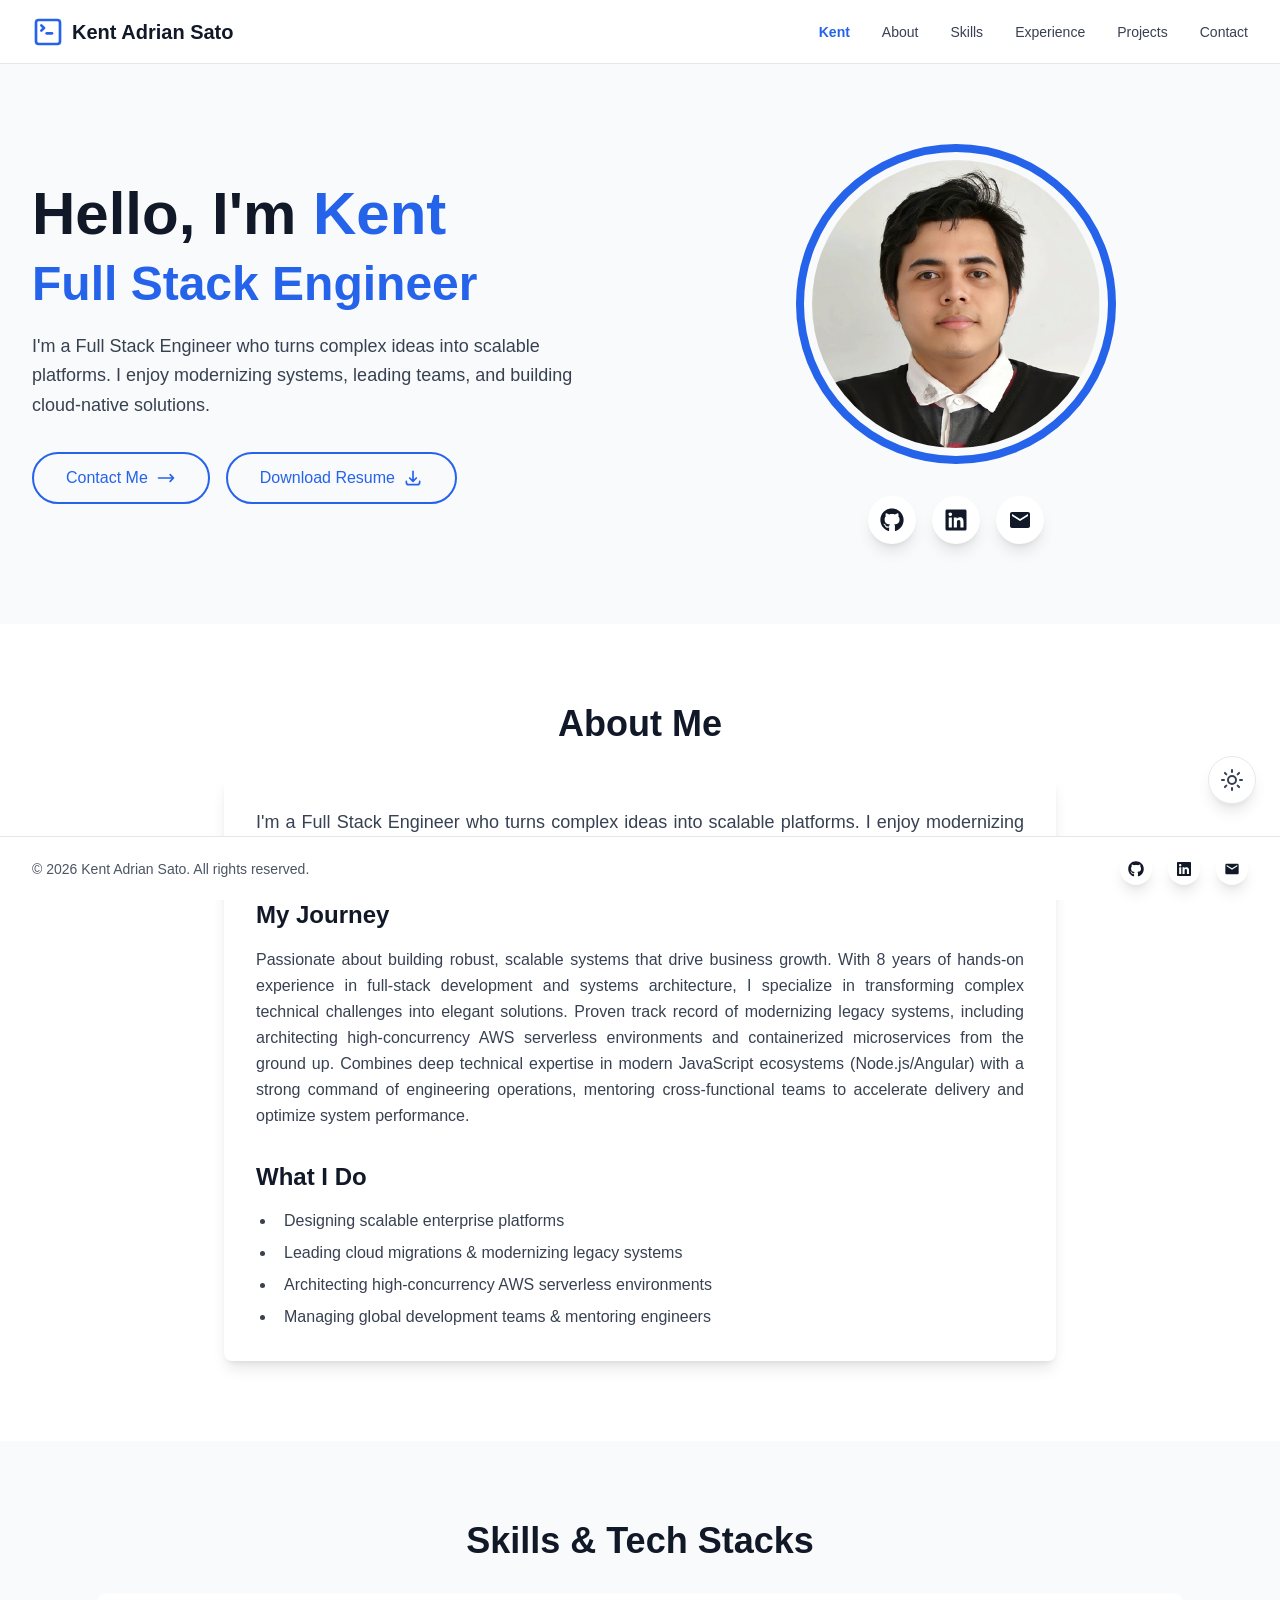
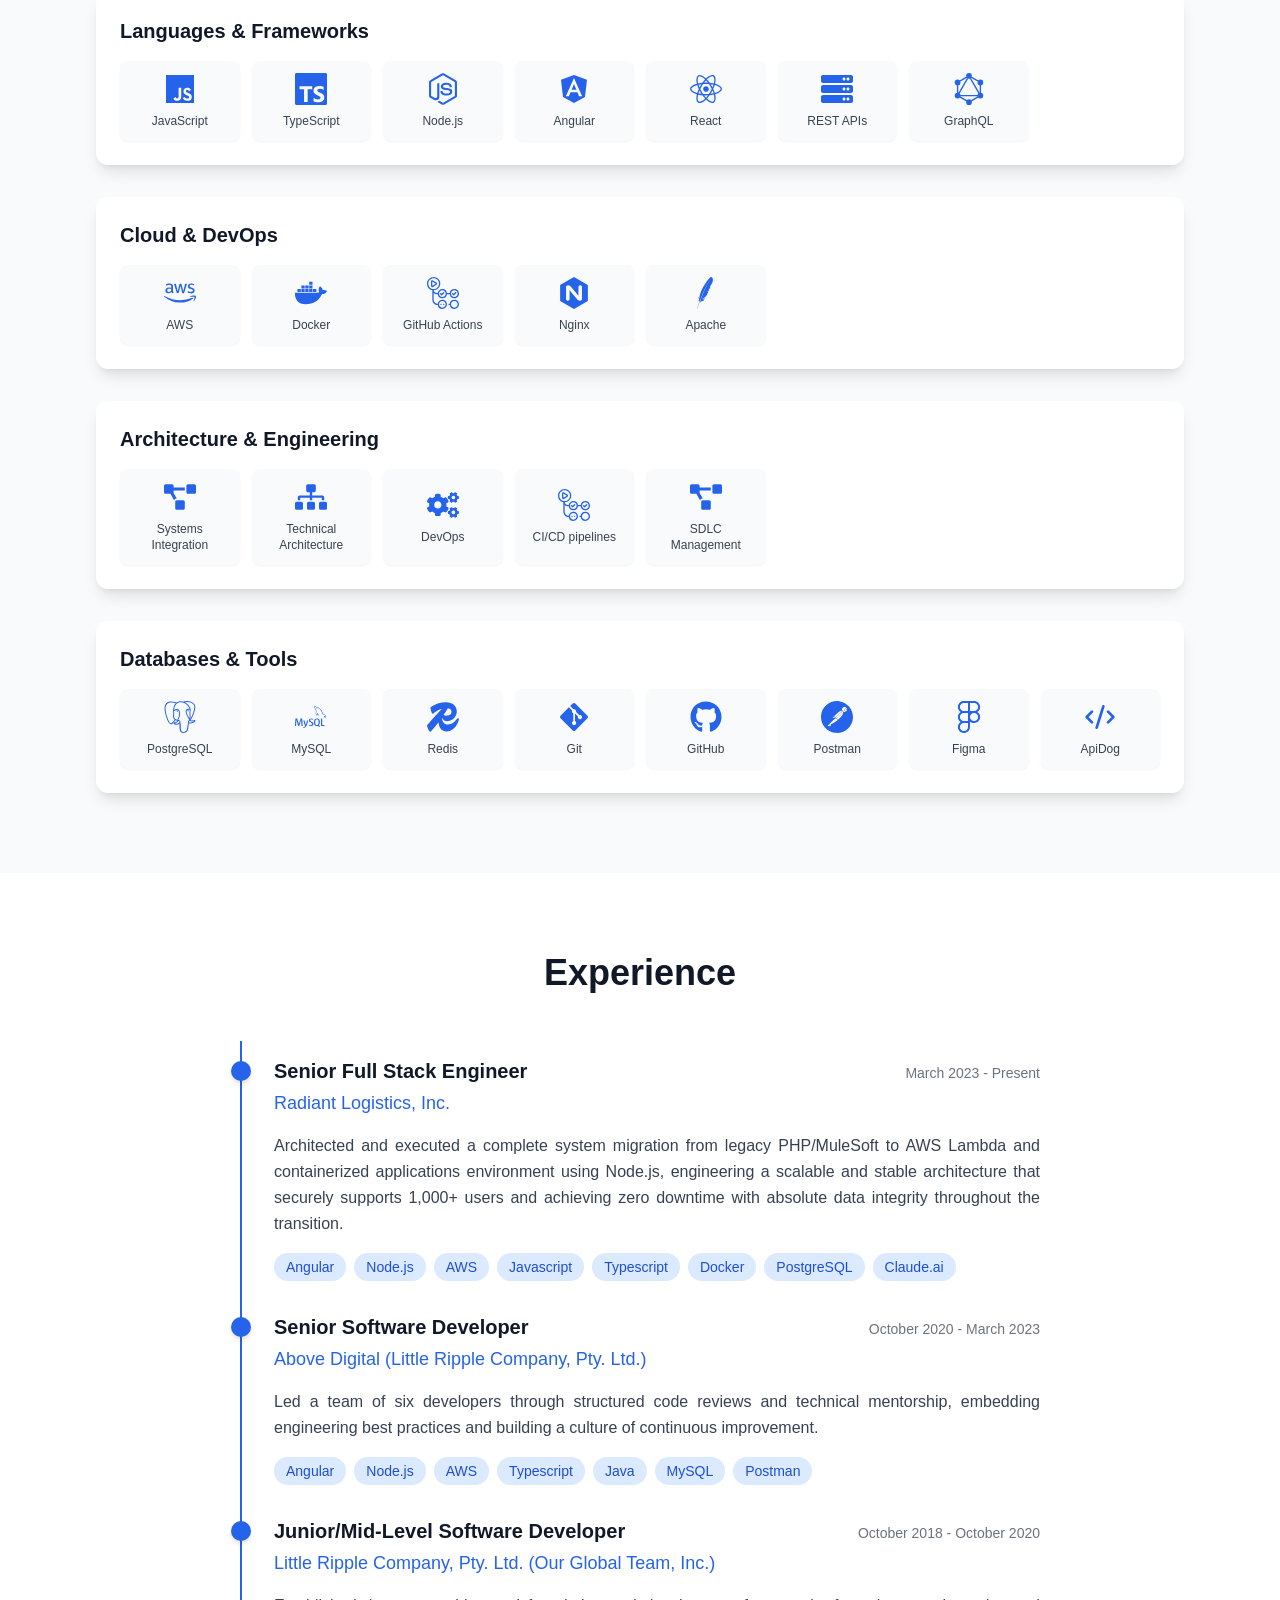
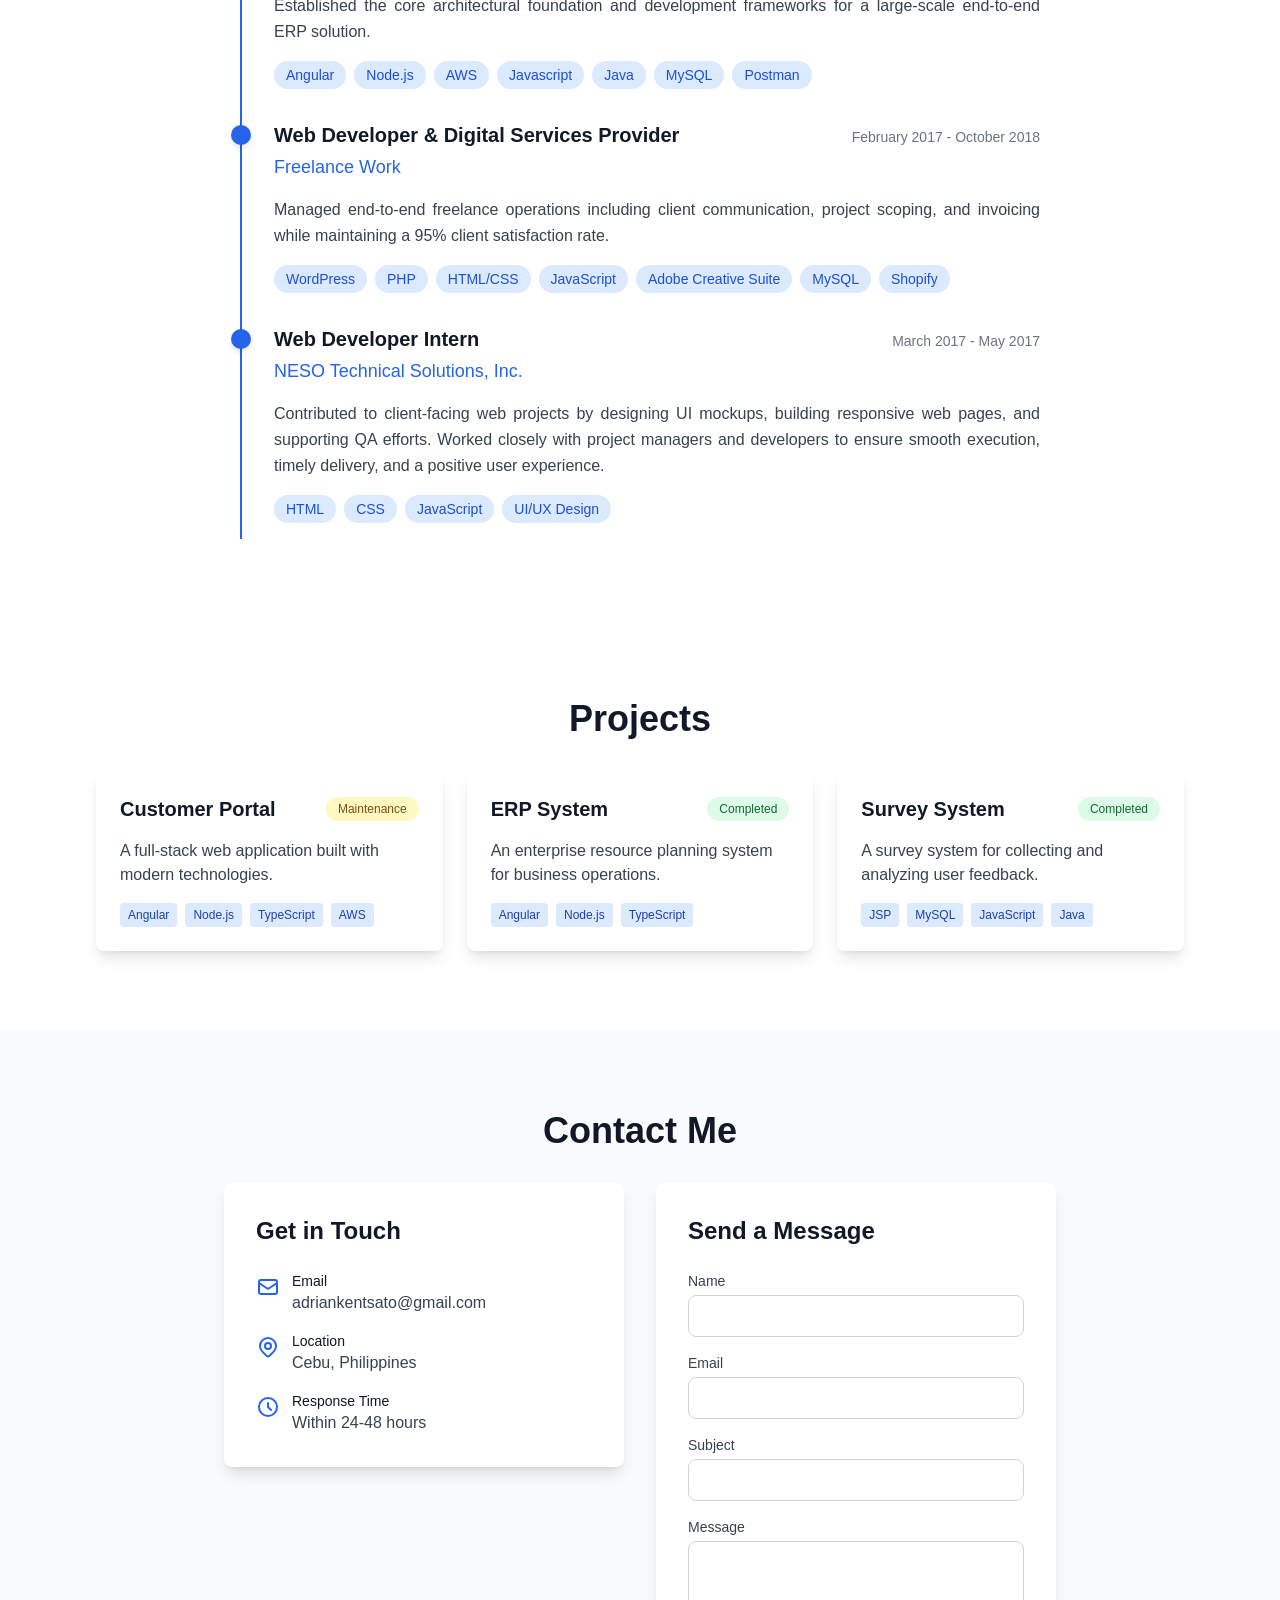
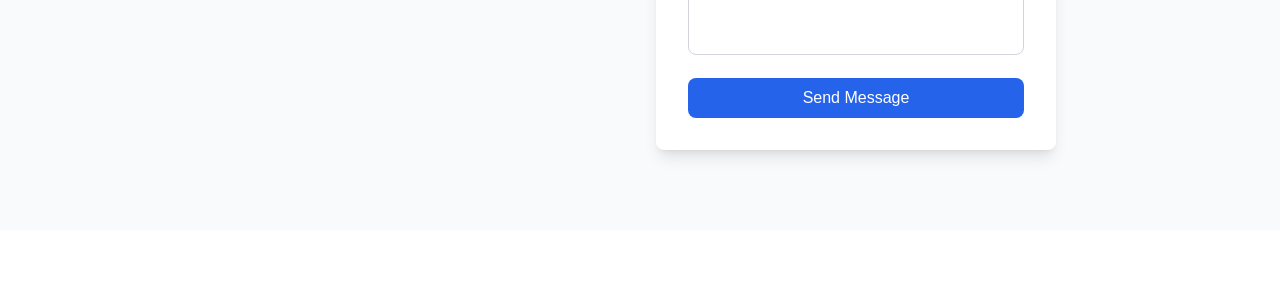
<file: index.html>
<!DOCTYPE html><html lang="en" class="geist_a71539c9-module__T19VSG__variable geist_mono_8d43a2aa-module__8Li5zG__variable h-full antialiased"><head><meta charSet="utf-8"/><meta name="viewport" content="width=device-width, initial-scale=1"/><link rel="preload" href="/_next/static/media/797e433ab948586e-s.p.0r6juujl39pe6.woff2" as="font" crossorigin="" type="font/woff2"/><link rel="preload" href="/_next/static/media/caa3a2e1cccd8315-s.p.0wgildi0cnwt9.woff2" as="font" crossorigin="" type="font/woff2"/><link rel="preload" as="image" href="/profile-pictures/profile1.png"/><link rel="stylesheet" href="/_next/static/chunks/0-qaagv9c065u.css" data-precedence="next"/><link rel="preload" as="script" fetchPriority="low" href="/_next/static/chunks/1vd3biehm0nus.js"/><script src="/_next/static/chunks/0bb4r11wys6fk.js" async=""></script><script src="/_next/static/chunks/0iec5q4ack_04.js" async=""></script><script src="/_next/static/chunks/turbopack-36m39y5-n-db-.js" async=""></script><script src="/_next/static/chunks/3-7vyfwz52noz.js" async=""></script><script src="/_next/static/chunks/14mrh2-p_w84d.js" async=""></script><script src="/_next/static/chunks/3gahn9qfl_so9.js" async=""></script><meta name="next-size-adjust" content=""/><title>Kent Adrian Sato | Senior Full Stack Engineer</title><meta name="description" content="Senior Full Stack Engineer with experience in software development, cloud architecture, and team leadership."/><link rel="icon" href="/favicon.ico?favicon.2vob68tjqpejf.ico" sizes="256x256" type="image/x-icon"/><script type="text/javascript">
              (function() {
                const savedTheme = localStorage.getItem('theme');
                const systemTheme = window.matchMedia('(prefers-color-scheme: dark)').matches ? 'dark' : 'light';
                const theme = savedTheme || systemTheme;
                if (theme === 'dark') {
                  document.documentElement.classList.add('dark');
                } else {
                  document.documentElement.classList.remove('dark');
                }
              })();
            </script><script src="/_next/static/chunks/0cz1d0mv5g_q7.js" noModule=""></script></head><body class="min-h-full flex flex-col"><div hidden=""><!--$--><!--/$--></div><nav class="fixed top-0 left-0 right-0 h-16 bg-white dark:bg-gray-900 border-b border-gray-200 dark:border-gray-800 z-50"><div class="h-full max-w-7xl mx-auto px-4 sm:px-6 lg:px-8 flex items-center justify-between"><div class="flex items-center"><a class="flex items-center space-x-2" href="/"><div class="relative w-8 h-8 text-blue-600 dark:text-blue-400"><svg xmlns="http://www.w3.org/2000/svg" width="24" height="24" viewBox="0 0 24 24" fill="none" stroke="currentColor" stroke-width="2" stroke-linecap="round" stroke-linejoin="round" class="lucide lucide-square-terminal absolute inset-0 w-8 h-8 block dark:hidden" aria-hidden="true"><path d="m7 11 2-2-2-2"></path><path d="M11 13h4"></path><rect width="18" height="18" x="3" y="3" rx="2" ry="2"></rect></svg><svg xmlns="http://www.w3.org/2000/svg" width="24" height="24" viewBox="0 0 24 24" fill="none" stroke="currentColor" stroke-width="2" stroke-linecap="round" stroke-linejoin="round" class="lucide lucide-ghost absolute inset-0 w-8 h-8 hidden dark:block" aria-hidden="true"><path d="M9 10h.01"></path><path d="M15 10h.01"></path><path d="M12 2a8 8 0 0 0-8 8v12l3-3 2.5 2.5L12 19l2.5 2.5L17 19l3 3V10a8 8 0 0 0-8-8z"></path></svg></div><span class="text-xl font-bold text-gray-900 dark:text-white">Kent Adrian Sato</span></a></div><div class="hidden md:flex items-center space-x-8 ml-auto"><a href="#" class="text-sm font-medium transition-colors hover:text-blue-600 dark:hover:text-blue-400 text-blue-600 dark:text-blue-400 font-semibold">Kent</a><a href="#about" class="text-sm font-medium transition-colors hover:text-blue-600 dark:hover:text-blue-400 text-gray-700 dark:text-gray-300">About</a><a href="#skills" class="text-sm font-medium transition-colors hover:text-blue-600 dark:hover:text-blue-400 text-gray-700 dark:text-gray-300">Skills</a><a href="#experience" class="text-sm font-medium transition-colors hover:text-blue-600 dark:hover:text-blue-400 text-gray-700 dark:text-gray-300">Experience</a><a href="#projects" class="text-sm font-medium transition-colors hover:text-blue-600 dark:hover:text-blue-400 text-gray-700 dark:text-gray-300">Projects</a><a href="#contact" class="text-sm font-medium transition-colors hover:text-blue-600 dark:hover:text-blue-400 text-gray-700 dark:text-gray-300">Contact</a></div></div></nav><main class="pt-16 pb-16 flex-grow"><div class="min-h-screen bg-gray-50 dark:bg-gray-900"><div class="flex items-center"><div class="max-w-7xl mx-auto px-4 sm:px-6 lg:px-8 py-20 w-full"><div class="grid grid-cols-1 lg:grid-cols-2 gap-12 items-center"><div class="transition-all ease-out transform w-full" style="transition-duration:800ms;transition-delay:100ms;opacity:0"><div class="translate-y-12"><div class="space-y-8 text-center lg:text-left"><div><h1 class="text-4xl md:text-5xl lg:text-6xl font-bold text-gray-900 dark:text-white mb-4">Hello, I&#x27;m<!-- --> <span class="text-blue-600 dark:text-blue-400">Kent</span></h1><h2 class="text-3xl md:text-4xl lg:text-5xl font-bold text-blue-600 dark:text-blue-400 mb-6">Full Stack Engineer</h2><p class="text-lg text-gray-700 dark:text-gray-300 max-w-none sm:max-w-2xl leading-relaxed mx-auto lg:mx-0">I&#x27;m a Full Stack Engineer who turns complex ideas into scalable platforms. I enjoy modernizing systems, leading teams, and building cloud-native solutions.</p></div><div class="flex flex-col sm:flex-row gap-4 justify-center lg:justify-start"><a href="#contact" class="inline-flex items-center justify-center px-8 py-3 border-2 border-blue-600 text-blue-600 dark:text-blue-400 dark:border-blue-400 rounded-full font-medium hover:bg-blue-600 hover:text-white dark:hover:bg-blue-400 dark:hover:text-gray-900 transition-all duration-200">Contact Me<svg class="ml-2 w-5 h-5" fill="none" stroke="currentColor" viewBox="0 0 24 24"><path stroke-linecap="round" stroke-linejoin="round" stroke-width="2" d="M17 8l4 4m0 0l-4 4m4-4H3"></path></svg></a><a href="/CVs/CV - Kent Adrian Sato - 2026.pdf" download="" class="inline-flex items-center justify-center px-8 py-3 border-2 border-blue-600 text-blue-600 dark:text-blue-400 dark:border-blue-400 rounded-full font-medium hover:bg-blue-600 hover:text-white dark:hover:bg-blue-400 dark:hover:text-gray-900 transition-transition-all duration-200">Download Resume<svg class="ml-2 w-5 h-5" fill="none" stroke="currentColor" viewBox="0 0 24 24"><path stroke-linecap="round" stroke-linejoin="round" stroke-width="2" d="M4 16v1a3 3 0 003 3h10a3 3 0 003-3v-1m-4-4l-4 4m0 0l-4-4m4 4V4"></path></svg></a></div></div></div></div><div class="transition-all ease-out transform w-full flex justify-center" style="transition-duration:800ms;transition-delay:300ms;opacity:0"><div class=""><div class="flex flex-col items-center space-y-8"><div class="relative"><div class="w-72 h-72 md:w-80 md:h-80 rounded-full border-8 border-blue-600 dark:border-blue-400 flex items-center justify-center bg-linear-to-br from-blue-100 to-blue-200 dark:from-blue-900 dark:to-blue-800"><div class="w-64 h-64 md:w-72 md:h-72 rounded-full overflow-hidden"><img alt="Kent Adrian Sato" loading="eager" width="288" height="288" decoding="async" data-nimg="1" class="w-full h-full object-cover" style="color:transparent" src="/profile-pictures/profile1.png"/></div></div></div><div class="flex space-x-4 flex justify-center w-72 md:w-80"><a href="https://github.com/adriankentsato" target="_blank" rel="noopener noreferrer" class="w-12 h-12 rounded-full bg-white dark:bg-gray-800 shadow-lg flex items-center justify-center hover:shadow-xl transition-shadow"><svg stroke="currentColor" fill="currentColor" stroke-width="0" viewBox="0 0 496 512" class="w-6 h-6 text-gray-900 dark:text-white" height="1em" width="1em" xmlns="http://www.w3.org/2000/svg"><path d="M165.9 397.4c0 2-2.3 3.6-5.2 3.6-3.3.3-5.6-1.3-5.6-3.6 0-2 2.3-3.6 5.2-3.6 3-.3 5.6 1.3 5.6 3.6zm-31.1-4.5c-.7 2 1.3 4.3 4.3 4.9 2.6 1 5.6 0 6.2-2s-1.3-4.3-4.3-5.2c-2.6-.7-5.5.3-6.2 2.3zm44.2-1.7c-2.9.7-4.9 2.6-4.6 4.9.3 2 2.9 3.3 5.9 2.6 2.9-.7 4.9-2.6 4.6-4.6-.3-1.9-3-3.2-5.9-2.9zM244.8 8C106.1 8 0 113.3 0 252c0 110.9 69.8 205.8 169.5 239.2 12.8 2.3 17.3-5.6 17.3-12.1 0-6.2-.3-40.4-.3-61.4 0 0-70 15-84.7-29.8 0 0-11.4-29.1-27.8-36.6 0 0-22.9-15.7 1.6-15.4 0 0 24.9 2 38.6 25.8 21.9 38.6 58.6 27.5 72.9 20.9 2.3-16 8.8-27.1 16-33.7-55.9-6.2-112.3-14.3-112.3-110.5 0-27.5 7.6-41.3 23.6-58.9-2.6-6.5-11.1-33.3 2.6-67.9 20.9-6.5 69 27 69 27 20-5.6 41.5-8.5 62.8-8.5s42.8 2.9 62.8 8.5c0 0 48.1-33.6 69-27 13.7 34.7 5.2 61.4 2.6 67.9 16 17.7 25.8 31.5 25.8 58.9 0 96.5-58.9 104.2-114.8 110.5 9.2 7.9 17 22.9 17 46.4 0 33.7-.3 75.4-.3 83.6 0 6.5 4.6 14.4 17.3 12.1C428.2 457.8 496 362.9 496 252 496 113.3 383.5 8 244.8 8zM97.2 352.9c-1.3 1-1 3.3.7 5.2 1.6 1.6 3.9 2.3 5.2 1 1.3-1 1-3.3-.7-5.2-1.6-1.6-3.9-2.3-5.2-1zm-10.8-8.1c-.7 1.3.3 2.9 2.3 3.9 1.6 1 3.6.7 4.3-.7.7-1.3-.3-2.9-2.3-3.9-2-.6-3.6-.3-4.3.7zm32.4 35.6c-1.6 1.3-1 4.3 1.3 6.2 2.3 2.3 5.2 2.6 6.5 1 1.3-1.3.7-4.3-1.3-6.2-2.2-2.3-5.2-2.6-6.5-1zm-11.4-14.7c-1.6 1-1.6 3.6 0 5.9 1.6 2.3 4.3 3.3 5.6 2.3 1.6-1.3 1.6-3.9 0-6.2-1.4-2.3-4-3.3-5.6-2z"></path></svg></a><a href="https://www.linkedin.com/in/adriankentsato" target="_blank" rel="noopener noreferrer" class="w-12 h-12 rounded-full bg-white dark:bg-gray-800 shadow-lg flex items-center justify-center hover:shadow-xl transition-shadow"><svg stroke="currentColor" fill="currentColor" stroke-width="0" viewBox="0 0 448 512" class="w-6 h-6 text-gray-900 dark:text-white" height="1em" width="1em" xmlns="http://www.w3.org/2000/svg"><path d="M416 32H31.9C14.3 32 0 46.5 0 64.3v383.4C0 465.5 14.3 480 31.9 480H416c17.6 0 32-14.5 32-32.3V64.3c0-17.8-14.4-32.3-32-32.3zM135.4 416H69V202.2h66.5V416zm-33.2-243c-21.3 0-38.5-17.3-38.5-38.5S80.9 96 102.2 96c21.2 0 38.5 17.3 38.5 38.5 0 21.3-17.2 38.5-38.5 38.5zm282.1 243h-66.4V312c0-24.8-.5-56.7-34.5-56.7-34.6 0-39.9 27-39.9 54.9V416h-66.4V202.2h63.7v29.2h.9c8.9-16.8 30.6-34.5 62.9-34.5 67.2 0 79.7 44.3 79.7 101.9V416z"></path></svg></a><a href="mailto:adriankentsato@gmail.com" target="_blank" rel="noopener noreferrer" class="w-12 h-12 rounded-full bg-white dark:bg-gray-800 shadow-lg flex items-center justify-center hover:shadow-xl transition-shadow"><svg stroke="currentColor" fill="currentColor" stroke-width="0" viewBox="0 0 24 24" class="w-6 h-6 text-gray-900 dark:text-white" height="1em" width="1em" xmlns="http://www.w3.org/2000/svg"><path fill="none" d="M0 0h24v24H0z"></path><path d="M20 4H4c-1.1 0-1.99.9-1.99 2L2 18c0 1.1.9 2 2 2h16c1.1 0 2-.9 2-2V6c0-1.1-.9-2-2-2m0 4-8 5-8-5V6l8 5 8-5z"></path></svg></a></div></div></div></div></div></div></div><section id="about" class="py-20 bg-white dark:bg-gray-800/50"><div class="max-w-4xl mx-auto px-4 sm:px-6 lg:px-8"><div class="transition-all ease-out transform " style="transition-duration:800ms;transition-delay:0ms;opacity:0"><div class="translate-y-12"><h1 class="text-4xl font-bold text-gray-900 dark:text-white mb-8 text-center">About Me</h1><div class="bg-white dark:bg-gray-800 rounded-lg shadow-lg p-8"><p class="text-lg text-gray-700 dark:text-gray-300 leading-relaxed text-justify">I&#x27;m a Full Stack Engineer who turns complex ideas into scalable platforms. I enjoy modernizing systems, leading teams, and building cloud-native solutions.</p><div class="mt-8"><h2 class="text-2xl font-semibold text-gray-900 dark:text-white mb-4">My Journey</h2><p class="text-gray-700 dark:text-gray-300 leading-relaxed text-justify">Passionate about building robust, scalable systems that drive business growth. With 8 years of hands-on experience in full-stack development and systems architecture, I specialize in transforming complex technical challenges into elegant solutions. Proven track record of modernizing legacy systems, including architecting high-concurrency AWS serverless environments and containerized microservices from the ground up. Combines deep technical expertise in modern JavaScript ecosystems (Node.js/Angular) with a strong command of engineering operations, mentoring cross-functional teams to accelerate delivery and optimize system performance.</p></div><div class="mt-8"><h2 class="text-2xl font-semibold text-gray-900 dark:text-white mb-4">What I Do</h2><ul class="list-disc pl-5 text-gray-700 dark:text-gray-300 space-y-2"><li class="pl-2">Designing scalable enterprise platforms</li><li class="pl-2">Leading cloud migrations &amp; modernizing legacy systems</li><li class="pl-2">Architecting high-concurrency AWS serverless environments</li><li class="pl-2">Managing global development teams &amp; mentoring engineers</li></ul></div></div></div></div></div></section><section id="skills" class="py-20"><div class="max-w-6xl mx-auto px-4 sm:px-6 lg:px-8"><div class="transition-all ease-out transform " style="transition-duration:800ms;transition-delay:0ms;opacity:0"><div class="translate-y-12"><h1 class="text-4xl font-bold text-gray-900 dark:text-white mb-8 text-center">Skills &amp; Tech Stacks</h1></div></div><div class="space-y-8"><div class="transition-all ease-out transform " style="transition-duration:800ms;transition-delay:0ms;opacity:0"><div class="translate-y-12"><div class="bg-white dark:bg-gray-800 rounded-xl shadow-lg p-6"><h2 class="text-xl font-semibold text-gray-900 dark:text-white mb-4">Languages &amp; Frameworks</h2><div class="grid grid-cols-3 md:grid-cols-4 lg:grid-cols-8 gap-3"><div class="bg-gray-50 dark:bg-gray-700 rounded-lg shadow-sm p-3 flex flex-col items-center justify-center hover:shadow-md transition-shadow duration-300"><svg stroke="currentColor" fill="currentColor" stroke-width="0" viewBox="0 0 448 512" class="w-8 h-8 text-blue-600 dark:text-blue-400 mb-2" height="1em" width="1em" xmlns="http://www.w3.org/2000/svg"><path d="M0 32v448h448V32H0zm243.8 349.4c0 43.6-25.6 63.5-62.9 63.5-33.7 0-53.2-17.4-63.2-38.5l34.3-20.7c6.6 11.7 12.6 21.6 27.1 21.6 13.8 0 22.6-5.4 22.6-26.5V237.7h42.1v143.7zm99.6 63.5c-39.1 0-64.4-18.6-76.7-43l34.3-19.8c9 14.7 20.8 25.6 41.5 25.6 17.4 0 28.6-8.7 28.6-20.8 0-14.4-11.4-19.5-30.7-28l-10.5-4.5c-30.4-12.9-50.5-29.2-50.5-63.5 0-31.6 24.1-55.6 61.6-55.6 26.8 0 46 9.3 59.8 33.7L368 290c-7.2-12.9-15-18-27.1-18-12.3 0-20.1 7.8-20.1 18 0 12.6 7.8 17.7 25.9 25.6l10.5 4.5c35.8 15.3 55.9 31 55.9 66.2 0 37.8-29.8 58.6-69.7 58.6z"></path></svg><span class="text-xs font-medium text-gray-700 dark:text-gray-300 text-center">JavaScript</span></div><div class="bg-gray-50 dark:bg-gray-700 rounded-lg shadow-sm p-3 flex flex-col items-center justify-center hover:shadow-md transition-shadow duration-300"><svg stroke="currentColor" fill="currentColor" stroke-width="0" role="img" viewBox="0 0 24 24" class="w-8 h-8 text-blue-600 dark:text-blue-400 mb-2" height="1em" width="1em" xmlns="http://www.w3.org/2000/svg"><path d="M1.125 0C.502 0 0 .502 0 1.125v21.75C0 23.498.502 24 1.125 24h21.75c.623 0 1.125-.502 1.125-1.125V1.125C24 .502 23.498 0 22.875 0zm17.363 9.75c.612 0 1.154.037 1.627.111a6.38 6.38 0 0 1 1.306.34v2.458a3.95 3.95 0 0 0-.643-.361 5.093 5.093 0 0 0-.717-.26 5.453 5.453 0 0 0-1.426-.2c-.3 0-.573.028-.819.086a2.1 2.1 0 0 0-.623.242c-.17.104-.3.229-.393.374a.888.888 0 0 0-.14.49c0 .196.053.373.156.529.104.156.252.304.443.444s.423.276.696.41c.273.135.582.274.926.416.47.197.892.407 1.266.628.374.222.695.473.963.753.268.279.472.598.614.957.142.359.214.776.214 1.253 0 .657-.125 1.21-.373 1.656a3.033 3.033 0 0 1-1.012 1.085 4.38 4.38 0 0 1-1.487.596c-.566.12-1.163.18-1.79.18a9.916 9.916 0 0 1-1.84-.164 5.544 5.544 0 0 1-1.512-.493v-2.63a5.033 5.033 0 0 0 3.237 1.2c.333 0 .624-.03.872-.09.249-.06.456-.144.623-.25.166-.108.29-.234.373-.38a1.023 1.023 0 0 0-.074-1.089 2.12 2.12 0 0 0-.537-.5 5.597 5.597 0 0 0-.807-.444 27.72 27.72 0 0 0-1.007-.436c-.918-.383-1.602-.852-2.053-1.405-.45-.553-.676-1.222-.676-2.005 0-.614.123-1.141.369-1.582.246-.441.58-.804 1.004-1.089a4.494 4.494 0 0 1 1.47-.629 7.536 7.536 0 0 1 1.77-.201zm-15.113.188h9.563v2.166H9.506v9.646H6.789v-9.646H3.375z"></path></svg><span class="text-xs font-medium text-gray-700 dark:text-gray-300 text-center">TypeScript</span></div><div class="bg-gray-50 dark:bg-gray-700 rounded-lg shadow-sm p-3 flex flex-col items-center justify-center hover:shadow-md transition-shadow duration-300"><svg stroke="currentColor" fill="currentColor" stroke-width="0" viewBox="0 0 448 512" class="w-8 h-8 text-blue-600 dark:text-blue-400 mb-2" height="1em" width="1em" xmlns="http://www.w3.org/2000/svg"><path d="M224 508c-6.7 0-13.5-1.8-19.4-5.2l-61.7-36.5c-9.2-5.2-4.7-7-1.7-8 12.3-4.3 14.8-5.2 27.9-12.7 1.4-.8 3.2-.5 4.6.4l47.4 28.1c1.7 1 4.1 1 5.7 0l184.7-106.6c1.7-1 2.8-3 2.8-5V149.3c0-2.1-1.1-4-2.9-5.1L226.8 37.7c-1.7-1-4-1-5.7 0L36.6 144.3c-1.8 1-2.9 3-2.9 5.1v213.1c0 2 1.1 4 2.9 4.9l50.6 29.2c27.5 13.7 44.3-2.4 44.3-18.7V167.5c0-3 2.4-5.3 5.4-5.3h23.4c2.9 0 5.4 2.3 5.4 5.3V378c0 36.6-20 57.6-54.7 57.6-10.7 0-19.1 0-42.5-11.6l-48.4-27.9C8.1 389.2.7 376.3.7 362.4V149.3c0-13.8 7.4-26.8 19.4-33.7L204.6 9c11.7-6.6 27.2-6.6 38.8 0l184.7 106.7c12 6.9 19.4 19.8 19.4 33.7v213.1c0 13.8-7.4 26.7-19.4 33.7L243.4 502.8c-5.9 3.4-12.6 5.2-19.4 5.2zm149.1-210.1c0-39.9-27-50.5-83.7-58-57.4-7.6-63.2-11.5-63.2-24.9 0-11.1 4.9-25.9 47.4-25.9 37.9 0 51.9 8.2 57.7 33.8.5 2.4 2.7 4.2 5.2 4.2h24c1.5 0 2.9-.6 3.9-1.7s1.5-2.6 1.4-4.1c-3.7-44.1-33-64.6-92.2-64.6-52.7 0-84.1 22.2-84.1 59.5 0 40.4 31.3 51.6 81.8 56.6 60.5 5.9 65.2 14.8 65.2 26.7 0 20.6-16.6 29.4-55.5 29.4-48.9 0-59.6-12.3-63.2-36.6-.4-2.6-2.6-4.5-5.3-4.5h-23.9c-3 0-5.3 2.4-5.3 5.3 0 31.1 16.9 68.2 97.8 68.2 58.4-.1 92-23.2 92-63.4z"></path></svg><span class="text-xs font-medium text-gray-700 dark:text-gray-300 text-center">Node.js</span></div><div class="bg-gray-50 dark:bg-gray-700 rounded-lg shadow-sm p-3 flex flex-col items-center justify-center hover:shadow-md transition-shadow duration-300"><svg stroke="currentColor" fill="currentColor" stroke-width="0" viewBox="0 0 448 512" class="w-8 h-8 text-blue-600 dark:text-blue-400 mb-2" height="1em" width="1em" xmlns="http://www.w3.org/2000/svg"><path d="M185.7 268.1h76.2l-38.1-91.6-38.1 91.6zM223.8 32L16 106.4l31.8 275.7 176 97.9 176-97.9 31.8-275.7zM354 373.8h-48.6l-26.2-65.4H168.6l-26.2 65.4H93.7L223.8 81.5z"></path></svg><span class="text-xs font-medium text-gray-700 dark:text-gray-300 text-center">Angular</span></div><div class="bg-gray-50 dark:bg-gray-700 rounded-lg shadow-sm p-3 flex flex-col items-center justify-center hover:shadow-md transition-shadow duration-300"><svg stroke="currentColor" fill="currentColor" stroke-width="0" viewBox="0 0 512 512" class="w-8 h-8 text-blue-600 dark:text-blue-400 mb-2" height="1em" width="1em" xmlns="http://www.w3.org/2000/svg"><path d="M418.2 177.2c-5.4-1.8-10.8-3.5-16.2-5.1.9-3.7 1.7-7.4 2.5-11.1 12.3-59.6 4.2-107.5-23.1-123.3-26.3-15.1-69.2.6-112.6 38.4-4.3 3.7-8.5 7.6-12.5 11.5-2.7-2.6-5.5-5.2-8.3-7.7-45.5-40.4-91.1-57.4-118.4-41.5-26.2 15.2-34 60.3-23 116.7 1.1 5.6 2.3 11.1 3.7 16.7-6.4 1.8-12.7 3.8-18.6 5.9C38.3 196.2 0 225.4 0 255.6c0 31.2 40.8 62.5 96.3 81.5 4.5 1.5 9 3 13.6 4.3-1.5 6-2.8 11.9-4 18-10.5 55.5-2.3 99.5 23.9 114.6 27 15.6 72.4-.4 116.6-39.1 3.5-3.1 7-6.3 10.5-9.7 4.4 4.3 9 8.4 13.6 12.4 42.8 36.8 85.1 51.7 111.2 36.6 27-15.6 35.8-62.9 24.4-120.5-.9-4.4-1.9-8.9-3-13.5 3.2-.9 6.3-1.9 9.4-2.9 57.7-19.1 99.5-50 99.5-81.7 0-30.3-39.4-59.7-93.8-78.4zM282.9 92.3c37.2-32.4 71.9-45.1 87.7-36 16.9 9.7 23.4 48.9 12.8 100.4-.7 3.4-1.4 6.7-2.3 10-22.2-5-44.7-8.6-67.3-10.6-13-18.6-27.2-36.4-42.6-53.1 3.9-3.7 7.7-7.2 11.7-10.7zM167.2 307.5c5.1 8.7 10.3 17.4 15.8 25.9-15.6-1.7-31.1-4.2-46.4-7.5 4.4-14.4 9.9-29.3 16.3-44.5 4.6 8.8 9.3 17.5 14.3 26.1zm-30.3-120.3c14.4-3.2 29.7-5.8 45.6-7.8-5.3 8.3-10.5 16.8-15.4 25.4-4.9 8.5-9.7 17.2-14.2 26-6.3-14.9-11.6-29.5-16-43.6zm27.4 68.9c6.6-13.8 13.8-27.3 21.4-40.6s15.8-26.2 24.4-38.9c15-1.1 30.3-1.7 45.9-1.7s31 .6 45.9 1.7c8.5 12.6 16.6 25.5 24.3 38.7s14.9 26.7 21.7 40.4c-6.7 13.8-13.9 27.4-21.6 40.8-7.6 13.3-15.7 26.2-24.2 39-14.9 1.1-30.4 1.6-46.1 1.6s-30.9-.5-45.6-1.4c-8.7-12.7-16.9-25.7-24.6-39s-14.8-26.8-21.5-40.6zm180.6 51.2c5.1-8.8 9.9-17.7 14.6-26.7 6.4 14.5 12 29.2 16.9 44.3-15.5 3.5-31.2 6.2-47 8 5.4-8.4 10.5-17 15.5-25.6zm14.4-76.5c-4.7-8.8-9.5-17.6-14.5-26.2-4.9-8.5-10-16.9-15.3-25.2 16.1 2 31.5 4.7 45.9 8-4.6 14.8-10 29.2-16.1 43.4zM256.2 118.3c10.5 11.4 20.4 23.4 29.6 35.8-19.8-.9-39.7-.9-59.5 0 9.8-12.9 19.9-24.9 29.9-35.8zM140.2 57c16.8-9.8 54.1 4.2 93.4 39 2.5 2.2 5 4.6 7.6 7-15.5 16.7-29.8 34.5-42.9 53.1-22.6 2-45 5.5-67.2 10.4-1.3-5.1-2.4-10.3-3.5-15.5-9.4-48.4-3.2-84.9 12.6-94zm-24.5 263.6c-4.2-1.2-8.3-2.5-12.4-3.9-21.3-6.7-45.5-17.3-63-31.2-10.1-7-16.9-17.8-18.8-29.9 0-18.3 31.6-41.7 77.2-57.6 5.7-2 11.5-3.8 17.3-5.5 6.8 21.7 15 43 24.5 63.6-9.6 20.9-17.9 42.5-24.8 64.5zm116.6 98c-16.5 15.1-35.6 27.1-56.4 35.3-11.1 5.3-23.9 5.8-35.3 1.3-15.9-9.2-22.5-44.5-13.5-92 1.1-5.6 2.3-11.2 3.7-16.7 22.4 4.8 45 8.1 67.9 9.8 13.2 18.7 27.7 36.6 43.2 53.4-3.2 3.1-6.4 6.1-9.6 8.9zm24.5-24.3c-10.2-11-20.4-23.2-30.3-36.3 9.6.4 19.5.6 29.5.6 10.3 0 20.4-.2 30.4-.7-9.2 12.7-19.1 24.8-29.6 36.4zm130.7 30c-.9 12.2-6.9 23.6-16.5 31.3-15.9 9.2-49.8-2.8-86.4-34.2-4.2-3.6-8.4-7.5-12.7-11.5 15.3-16.9 29.4-34.8 42.2-53.6 22.9-1.9 45.7-5.4 68.2-10.5 1 4.1 1.9 8.2 2.7 12.2 4.9 21.6 5.7 44.1 2.5 66.3zm18.2-107.5c-2.8.9-5.6 1.8-8.5 2.6-7-21.8-15.6-43.1-25.5-63.8 9.6-20.4 17.7-41.4 24.5-62.9 5.2 1.5 10.2 3.1 15 4.7 46.6 16 79.3 39.8 79.3 58 0 19.6-34.9 44.9-84.8 61.4zm-149.7-15c25.3 0 45.8-20.5 45.8-45.8s-20.5-45.8-45.8-45.8c-25.3 0-45.8 20.5-45.8 45.8s20.5 45.8 45.8 45.8z"></path></svg><span class="text-xs font-medium text-gray-700 dark:text-gray-300 text-center">React</span></div><div class="bg-gray-50 dark:bg-gray-700 rounded-lg shadow-sm p-3 flex flex-col items-center justify-center hover:shadow-md transition-shadow duration-300"><svg stroke="currentColor" fill="currentColor" stroke-width="0" viewBox="0 0 512 512" class="w-8 h-8 text-blue-600 dark:text-blue-400 mb-2" height="1em" width="1em" xmlns="http://www.w3.org/2000/svg"><path d="M480 160H32c-17.673 0-32-14.327-32-32V64c0-17.673 14.327-32 32-32h448c17.673 0 32 14.327 32 32v64c0 17.673-14.327 32-32 32zm-48-88c-13.255 0-24 10.745-24 24s10.745 24 24 24 24-10.745 24-24-10.745-24-24-24zm-64 0c-13.255 0-24 10.745-24 24s10.745 24 24 24 24-10.745 24-24-10.745-24-24-24zm112 248H32c-17.673 0-32-14.327-32-32v-64c0-17.673 14.327-32 32-32h448c17.673 0 32 14.327 32 32v64c0 17.673-14.327 32-32 32zm-48-88c-13.255 0-24 10.745-24 24s10.745 24 24 24 24-10.745 24-24-10.745-24-24-24zm-64 0c-13.255 0-24 10.745-24 24s10.745 24 24 24 24-10.745 24-24-10.745-24-24-24zm112 248H32c-17.673 0-32-14.327-32-32v-64c0-17.673 14.327-32 32-32h448c17.673 0 32 14.327 32 32v64c0 17.673-14.327 32-32 32zm-48-88c-13.255 0-24 10.745-24 24s10.745 24 24 24 24-10.745 24-24-10.745-24-24-24zm-64 0c-13.255 0-24 10.745-24 24s10.745 24 24 24 24-10.745 24-24-10.745-24-24-24z"></path></svg><span class="text-xs font-medium text-gray-700 dark:text-gray-300 text-center">REST APIs</span></div><div class="bg-gray-50 dark:bg-gray-700 rounded-lg shadow-sm p-3 flex flex-col items-center justify-center hover:shadow-md transition-shadow duration-300"><svg stroke="currentColor" fill="currentColor" stroke-width="0" role="img" viewBox="0 0 24 24" class="w-8 h-8 text-blue-600 dark:text-blue-400 mb-2" height="1em" width="1em" xmlns="http://www.w3.org/2000/svg"><path d="M12.002 0a2.138 2.138 0 1 0 0 4.277 2.138 2.138 0 1 0 0-4.277zm8.54 4.931a2.138 2.138 0 1 0 0 4.277 2.138 2.138 0 1 0 0-4.277zm0 9.862a2.138 2.138 0 1 0 0 4.277 2.138 2.138 0 1 0 0-4.277zm-8.54 4.931a2.138 2.138 0 1 0 0 4.276 2.138 2.138 0 1 0 0-4.276zm-8.542-4.93a2.138 2.138 0 1 0 0 4.276 2.138 2.138 0 1 0 0-4.277zm0-9.863a2.138 2.138 0 1 0 0 4.277 2.138 2.138 0 1 0 0-4.277zm8.542-3.378L2.953 6.777v10.448l9.049 5.224 9.047-5.224V6.777zm0 1.601 7.66 13.27H4.34zm-1.387.371L3.97 15.037V7.363zm2.774 0 6.646 3.838v7.674zM5.355 17.44h13.293l-6.646 3.836z"></path></svg><span class="text-xs font-medium text-gray-700 dark:text-gray-300 text-center">GraphQL</span></div></div></div></div></div><div class="transition-all ease-out transform " style="transition-duration:800ms;transition-delay:150ms;opacity:0"><div class="translate-y-12"><div class="bg-white dark:bg-gray-800 rounded-xl shadow-lg p-6"><h2 class="text-xl font-semibold text-gray-900 dark:text-white mb-4">Cloud &amp; DevOps</h2><div class="grid grid-cols-3 md:grid-cols-4 lg:grid-cols-8 gap-3"><div class="bg-gray-50 dark:bg-gray-700 rounded-lg shadow-sm p-3 flex flex-col items-center justify-center hover:shadow-md transition-shadow duration-300"><svg stroke="currentColor" fill="currentColor" stroke-width="0" viewBox="0 0 640 512" class="w-8 h-8 text-blue-600 dark:text-blue-400 mb-2" height="1em" width="1em" xmlns="http://www.w3.org/2000/svg"><path d="M180.41 203.01c-.72 22.65 10.6 32.68 10.88 39.05a8.164 8.164 0 0 1-4.1 6.27l-12.8 8.96a10.66 10.66 0 0 1-5.63 1.92c-.43-.02-8.19 1.83-20.48-25.61a78.608 78.608 0 0 1-62.61 29.45c-16.28.89-60.4-9.24-58.13-56.21-1.59-38.28 34.06-62.06 70.93-60.05 7.1.02 21.6.37 46.99 6.27v-15.62c2.69-26.46-14.7-46.99-44.81-43.91-2.4.01-19.4-.5-45.84 10.11-7.36 3.38-8.3 2.82-10.75 2.82-7.41 0-4.36-21.48-2.94-24.2 5.21-6.4 35.86-18.35 65.94-18.18a76.857 76.857 0 0 1 55.69 17.28 70.285 70.285 0 0 1 17.67 52.36l-.01 69.29zM93.99 235.4c32.43-.47 46.16-19.97 49.29-30.47 2.46-10.05 2.05-16.41 2.05-27.4-9.67-2.32-23.59-4.85-39.56-4.87-15.15-1.14-42.82 5.63-41.74 32.26-1.24 16.79 11.12 31.4 29.96 30.48zm170.92 23.05c-7.86.72-11.52-4.86-12.68-10.37l-49.8-164.65c-.97-2.78-1.61-5.65-1.92-8.58a4.61 4.61 0 0 1 3.86-5.25c.24-.04-2.13 0 22.25 0 8.78-.88 11.64 6.03 12.55 10.37l35.72 140.83 33.16-140.83c.53-3.22 2.94-11.07 12.8-10.24h17.16c2.17-.18 11.11-.5 12.68 10.37l33.42 142.63L420.98 80.1c.48-2.18 2.72-11.37 12.68-10.37h19.72c.85-.13 6.15-.81 5.25 8.58-.43 1.85 3.41-10.66-52.75 169.9-1.15 5.51-4.82 11.09-12.68 10.37h-18.69c-10.94 1.15-12.51-9.66-12.68-10.75L328.67 110.7l-32.78 136.99c-.16 1.09-1.73 11.9-12.68 10.75h-18.3zm273.48 5.63c-5.88.01-33.92-.3-57.36-12.29a12.802 12.802 0 0 1-7.81-11.91v-10.75c0-8.45 6.2-6.9 8.83-5.89 10.04 4.06 16.48 7.14 28.81 9.6 36.65 7.53 52.77-2.3 56.72-4.48 13.15-7.81 14.19-25.68 5.25-34.95-10.48-8.79-15.48-9.12-53.13-21-4.64-1.29-43.7-13.61-43.79-52.36-.61-28.24 25.05-56.18 69.52-55.95 12.67-.01 46.43 4.13 55.57 15.62 1.35 2.09 2.02 4.55 1.92 7.04v10.11c0 4.44-1.62 6.66-4.87 6.66-7.71-.86-21.39-11.17-49.16-10.75-6.89-.36-39.89.91-38.41 24.97-.43 18.96 26.61 26.07 29.7 26.89 36.46 10.97 48.65 12.79 63.12 29.58 17.14 22.25 7.9 48.3 4.35 55.44-19.08 37.49-68.42 34.44-69.26 34.42zm40.2 104.86c-70.03 51.72-171.69 79.25-258.49 79.25A469.127 469.127 0 0 1 2.83 327.46c-6.53-5.89-.77-13.96 7.17-9.47a637.37 637.37 0 0 0 316.88 84.12 630.22 630.22 0 0 0 241.59-49.55c11.78-5 21.77 7.8 10.12 16.38zm29.19-33.29c-8.96-11.52-59.28-5.38-81.81-2.69-6.79.77-7.94-5.12-1.79-9.47 40.07-28.17 105.88-20.1 113.44-10.63 7.55 9.47-2.05 75.41-39.56 106.91-5.76 4.87-11.27 2.3-8.71-4.1 8.44-21.25 27.39-68.49 18.43-80.02z"></path></svg><span class="text-xs font-medium text-gray-700 dark:text-gray-300 text-center">AWS</span></div><div class="bg-gray-50 dark:bg-gray-700 rounded-lg shadow-sm p-3 flex flex-col items-center justify-center hover:shadow-md transition-shadow duration-300"><svg stroke="currentColor" fill="currentColor" stroke-width="0" viewBox="0 0 640 512" class="w-8 h-8 text-blue-600 dark:text-blue-400 mb-2" height="1em" width="1em" xmlns="http://www.w3.org/2000/svg"><path d="M349.9 236.3h-66.1v-59.4h66.1v59.4zm0-204.3h-66.1v60.7h66.1V32zm78.2 144.8H362v59.4h66.1v-59.4zm-156.3-72.1h-66.1v60.1h66.1v-60.1zm78.1 0h-66.1v60.1h66.1v-60.1zm276.8 100c-14.4-9.7-47.6-13.2-73.1-8.4-3.3-24-16.7-44.9-41.1-63.7l-14-9.3-9.3 14c-18.4 27.8-23.4 73.6-3.7 103.8-8.7 4.7-25.8 11.1-48.4 10.7H2.4c-8.7 50.8 5.8 116.8 44 162.1 37.1 43.9 92.7 66.2 165.4 66.2 157.4 0 273.9-72.5 328.4-204.2 21.4.4 67.6.1 91.3-45.2 1.5-2.5 6.6-13.2 8.5-17.1l-13.3-8.9zm-511.1-27.9h-66v59.4h66.1v-59.4zm78.1 0h-66.1v59.4h66.1v-59.4zm78.1 0h-66.1v59.4h66.1v-59.4zm-78.1-72.1h-66.1v60.1h66.1v-60.1z"></path></svg><span class="text-xs font-medium text-gray-700 dark:text-gray-300 text-center">Docker</span></div><div class="bg-gray-50 dark:bg-gray-700 rounded-lg shadow-sm p-3 flex flex-col items-center justify-center hover:shadow-md transition-shadow duration-300"><svg stroke="currentColor" fill="currentColor" stroke-width="0" role="img" viewBox="0 0 24 24" class="w-8 h-8 text-blue-600 dark:text-blue-400 mb-2" height="1em" width="1em" xmlns="http://www.w3.org/2000/svg"><path d="M10.984 13.836a.5.5 0 0 1-.353-.146l-.745-.743a.5.5 0 1 1 .706-.708l.392.391 1.181-1.18a.5.5 0 0 1 .708.707l-1.535 1.533a.504.504 0 0 1-.354.146zm9.353-.147l1.534-1.532a.5.5 0 0 0-.707-.707l-1.181 1.18-.392-.391a.5.5 0 1 0-.706.708l.746.743a.497.497 0 0 0 .706-.001zM4.527 7.452l2.557-1.585A1 1 0 0 0 7.09 4.17L4.533 2.56A1 1 0 0 0 3 3.406v3.196a1.001 1.001 0 0 0 1.527.85zm2.03-2.436L4 6.602V3.406l2.557 1.61zM24 12.5c0 1.93-1.57 3.5-3.5 3.5a3.503 3.503 0 0 1-3.46-3h-2.08a3.503 3.503 0 0 1-3.46 3 3.502 3.502 0 0 1-3.46-3h-.558c-.972 0-1.85-.399-2.482-1.042V17c0 1.654 1.346 3 3 3h.04c.244-1.693 1.7-3 3.46-3 1.93 0 3.5 1.57 3.5 3.5S13.43 24 11.5 24a3.502 3.502 0 0 1-3.46-3H8c-2.206 0-4-1.794-4-4V9.899A5.008 5.008 0 0 1 0 5c0-2.757 2.243-5 5-5s5 2.243 5 5a5.005 5.005 0 0 1-4.952 4.998A2.482 2.482 0 0 0 7.482 12h.558c.244-1.693 1.7-3 3.46-3a3.502 3.502 0 0 1 3.46 3h2.08a3.503 3.503 0 0 1 3.46-3c1.93 0 3.5 1.57 3.5 3.5zm-15 8c0 1.378 1.122 2.5 2.5 2.5s2.5-1.122 2.5-2.5-1.122-2.5-2.5-2.5S9 19.122 9 20.5zM5 9c2.206 0 4-1.794 4-4S7.206 1 5 1 1 2.794 1 5s1.794 4 4 4zm9 3.5c0-1.378-1.122-2.5-2.5-2.5S9 11.122 9 12.5s1.122 2.5 2.5 2.5 2.5-1.122 2.5-2.5zm9 0c0-1.378-1.122-2.5-2.5-2.5S18 11.122 18 12.5s1.122 2.5 2.5 2.5 2.5-1.122 2.5-2.5zm-13 8a.5.5 0 1 0 1 0 .5.5 0 0 0-1 0zm2 0a.5.5 0 1 0 1 0 .5.5 0 0 0-1 0zm12 0c0 1.93-1.57 3.5-3.5 3.5a3.503 3.503 0 0 1-3.46-3.002c-.007.001-.013.005-.021.005l-.506.017h-.017a.5.5 0 0 1-.016-.999l.506-.017c.018-.002.035.006.052.007A3.503 3.503 0 0 1 20.5 17c1.93 0 3.5 1.57 3.5 3.5zm-1 0c0-1.378-1.122-2.5-2.5-2.5S18 19.122 18 20.5s1.122 2.5 2.5 2.5 2.5-1.122 2.5-2.5z"></path></svg><span class="text-xs font-medium text-gray-700 dark:text-gray-300 text-center">GitHub Actions</span></div><div class="bg-gray-50 dark:bg-gray-700 rounded-lg shadow-sm p-3 flex flex-col items-center justify-center hover:shadow-md transition-shadow duration-300"><svg stroke="currentColor" fill="currentColor" stroke-width="0" role="img" viewBox="0 0 24 24" class="w-8 h-8 text-blue-600 dark:text-blue-400 mb-2" height="1em" width="1em" xmlns="http://www.w3.org/2000/svg"><path d="M12 0L1.605 6v12L12 24l10.395-6V6L12 0zm6 16.59c0 .705-.646 1.29-1.529 1.29-.631 0-1.351-.255-1.801-.81l-6-7.141v6.66c0 .721-.57 1.29-1.274 1.29H7.32c-.721 0-1.29-.6-1.29-1.29V7.41c0-.705.63-1.29 1.5-1.29.646 0 1.38.255 1.83.81l5.97 7.141V7.41c0-.721.6-1.29 1.29-1.29h.075c.72 0 1.29.6 1.29 1.29v9.18H18z"></path></svg><span class="text-xs font-medium text-gray-700 dark:text-gray-300 text-center">Nginx</span></div><div class="bg-gray-50 dark:bg-gray-700 rounded-lg shadow-sm p-3 flex flex-col items-center justify-center hover:shadow-md transition-shadow duration-300"><svg stroke="currentColor" fill="currentColor" stroke-width="0" role="img" viewBox="0 0 24 24" class="w-8 h-8 text-blue-600 dark:text-blue-400 mb-2" height="1em" width="1em" xmlns="http://www.w3.org/2000/svg"><path d="M17.805 2.197v.066h.156v.44h.072v-.44h.156v-.066zm.9 0l-.175.353-.172-.353h-.087v.506h.067V2.3l.172.35h.045l.172-.35v.404h.066v-.506zm-4.257 1c-.204.31-.424.66-.66 1.06l-.04.062a44.457 44.457 0 00-1.265 2.29c-.187.36-.38.742-.577 1.146l2.267-.25c.66-.302.955-.578 1.242-.976a15.5 15.5 0 00.23-.342c.23-.363.46-.763.663-1.16.197-.386.37-.767.505-1.11.083-.22.15-.422.198-.6.042-.158.074-.307.1-.45-.884.15-1.965.295-2.668.33zM11.894 7.78l-.077.16c-.078.16-.157.32-.236.488-.086.18-.172.364-.26.552l-.132.287a75.265 75.265 0 00-1.427 3.3c-.163.397-.327.807-.493 1.23-.15.38-.297.765-.45 1.164l-.02.06c-.15.396-.3.802-.453 1.22l-.01.027.72-.08a.213.213 0 01-.042-.006c.863-.106 2.01-.75 2.75-1.547.342-.367.652-.8.94-1.306.213-.377.413-.795.604-1.258.168-.405.328-.843.48-1.318-.196.105-.423.18-.673.235a2.184 2.184 0 01-.273.046c.806-.31 1.314-.905 1.683-1.64a2.816 2.816 0 01-.968.428c-.06.012-.116.022-.174.03l-.043.006h.002c.278-.118.514-.248.718-.403a2.571 2.571 0 00.637-.698l.063-.104.077-.154a8.107 8.107 0 00.367-.85l.03-.088a3.04 3.04 0 00.123-.463.733.733 0 01-.094.065c-.243.145-.66.277-.996.34l.663-.074-.664.073h-.017l-.1.017c.006-.003.01-.006.017-.008l-2.265.25-.013.022zM8.27 16.45c-.117.323-.236.654-.355.992l-.005.015c-.016.046-.032.094-.05.142-.08.227-.15.432-.31.9.264.12.475.435.675.793a1.44 1.44 0 00-.466-.99c1.293.06 2.41-.27 2.99-1.217.05-.084.096-.173.14-.268-.26.333-.59.474-1.2.44 0 0-.004 0-.005.002l.004-.002c.9-.404 1.354-.79 1.754-1.433.094-.153.186-.32.28-.503-.788.81-1.702 1.04-2.664.865l-.72.078a6.43 6.43 0 00-.067.183zM15.42.112c-.376.222-1 .85-1.748 1.763l.686 1.294c.48-.687.97-1.307 1.462-1.836l.058-.062c-.02.02-.04.04-.057.062-.16.176-.644.74-1.375 1.863.703-.035 1.784-.18 2.666-.33.262-1.47-.258-2.142-.258-2.142s-.66-1.07-1.436-.61zm-3.084 6.402a40.253 40.253 0 011.306-2.26l.04-.064c.224-.352.45-.693.677-1.02l-.685-1.293-.157.192c-.197.245-.403.51-.613.79a39.853 39.853 0 00-2.016 2.97l-.022.038.893 1.763c.19-.378.38-.752.575-1.118zm-3.73 8.32c.158-.406.319-.81.483-1.225.156-.394.32-.79.484-1.19a91.133 91.133 0 011.6-3.604l.205-.424c.12-.243.237-.485.36-.724a.125.125 0 01.02-.04l-.895-1.763-.044.07c-.207.34-.414.687-.617 1.042a38.056 38.056 0 00-1.092 2.04l-.094.193a24.573 24.573 0 00-1.258 3.087 18.492 18.492 0 00-.52 1.997l.896 1.77c.117-.317.24-.638.364-.963zm-1.376-.476a13.38 13.38 0 00-.234 1.692c0 .02-.004.04-.005.06-.28-.45-1.03-.888-1.026-.884.537.778.944 1.55 1.005 2.31-.29.058-.684-.027-1.14-.195.475.436.83.556.97.588-.434.03-.89.328-1.346.67.668-.27 1.21-.38 1.596-.29-.61 1.74-1.23 3.655-1.843 5.69a.538.538 0 00.364-.354c.11-.368.84-2.786 1.978-5.965l.097-.27.028-.078c.12-.332.246-.672.374-1.02l.09-.237v-.004L7.24 14.3c-.003.02-.01.04-.012.06z"></path></svg><span class="text-xs font-medium text-gray-700 dark:text-gray-300 text-center">Apache</span></div></div></div></div></div><div class="transition-all ease-out transform " style="transition-duration:800ms;transition-delay:300ms;opacity:0"><div class="translate-y-12"><div class="bg-white dark:bg-gray-800 rounded-xl shadow-lg p-6"><h2 class="text-xl font-semibold text-gray-900 dark:text-white mb-4">Architecture &amp; Engineering</h2><div class="grid grid-cols-3 md:grid-cols-4 lg:grid-cols-8 gap-3"><div class="bg-gray-50 dark:bg-gray-700 rounded-lg shadow-sm p-3 flex flex-col items-center justify-center hover:shadow-md transition-shadow duration-300"><svg stroke="currentColor" fill="currentColor" stroke-width="0" viewBox="0 0 640 512" class="w-8 h-8 text-blue-600 dark:text-blue-400 mb-2" height="1em" width="1em" xmlns="http://www.w3.org/2000/svg"><path d="M384 320H256c-17.67 0-32 14.33-32 32v128c0 17.67 14.33 32 32 32h128c17.67 0 32-14.33 32-32V352c0-17.67-14.33-32-32-32zM192 32c0-17.67-14.33-32-32-32H32C14.33 0 0 14.33 0 32v128c0 17.67 14.33 32 32 32h95.72l73.16 128.04C211.98 300.98 232.4 288 256 288h.28L192 175.51V128h224V64H192V32zM608 0H480c-17.67 0-32 14.33-32 32v128c0 17.67 14.33 32 32 32h128c17.67 0 32-14.33 32-32V32c0-17.67-14.33-32-32-32z"></path></svg><span class="text-xs font-medium text-gray-700 dark:text-gray-300 text-center">Systems Integration</span></div><div class="bg-gray-50 dark:bg-gray-700 rounded-lg shadow-sm p-3 flex flex-col items-center justify-center hover:shadow-md transition-shadow duration-300"><svg stroke="currentColor" fill="currentColor" stroke-width="0" viewBox="0 0 640 512" class="w-8 h-8 text-blue-600 dark:text-blue-400 mb-2" height="1em" width="1em" xmlns="http://www.w3.org/2000/svg"><path d="M128 352H32c-17.67 0-32 14.33-32 32v96c0 17.67 14.33 32 32 32h96c17.67 0 32-14.33 32-32v-96c0-17.67-14.33-32-32-32zm-24-80h192v48h48v-48h192v48h48v-57.59c0-21.17-17.23-38.41-38.41-38.41H344v-64h40c17.67 0 32-14.33 32-32V32c0-17.67-14.33-32-32-32H256c-17.67 0-32 14.33-32 32v96c0 17.67 14.33 32 32 32h40v64H94.41C73.23 224 56 241.23 56 262.41V320h48v-48zm264 80h-96c-17.67 0-32 14.33-32 32v96c0 17.67 14.33 32 32 32h96c17.67 0 32-14.33 32-32v-96c0-17.67-14.33-32-32-32zm240 0h-96c-17.67 0-32 14.33-32 32v96c0 17.67 14.33 32 32 32h96c17.67 0 32-14.33 32-32v-96c0-17.67-14.33-32-32-32z"></path></svg><span class="text-xs font-medium text-gray-700 dark:text-gray-300 text-center">Technical Architecture</span></div><div class="bg-gray-50 dark:bg-gray-700 rounded-lg shadow-sm p-3 flex flex-col items-center justify-center hover:shadow-md transition-shadow duration-300"><svg stroke="currentColor" fill="currentColor" stroke-width="0" viewBox="0 0 640 512" class="w-8 h-8 text-blue-600 dark:text-blue-400 mb-2" height="1em" width="1em" xmlns="http://www.w3.org/2000/svg"><path d="M512.1 191l-8.2 14.3c-3 5.3-9.4 7.5-15.1 5.4-11.8-4.4-22.6-10.7-32.1-18.6-4.6-3.8-5.8-10.5-2.8-15.7l8.2-14.3c-6.9-8-12.3-17.3-15.9-27.4h-16.5c-6 0-11.2-4.3-12.2-10.3-2-12-2.1-24.6 0-37.1 1-6 6.2-10.4 12.2-10.4h16.5c3.6-10.1 9-19.4 15.9-27.4l-8.2-14.3c-3-5.2-1.9-11.9 2.8-15.7 9.5-7.9 20.4-14.2 32.1-18.6 5.7-2.1 12.1.1 15.1 5.4l8.2 14.3c10.5-1.9 21.2-1.9 31.7 0L552 6.3c3-5.3 9.4-7.5 15.1-5.4 11.8 4.4 22.6 10.7 32.1 18.6 4.6 3.8 5.8 10.5 2.8 15.7l-8.2 14.3c6.9 8 12.3 17.3 15.9 27.4h16.5c6 0 11.2 4.3 12.2 10.3 2 12 2.1 24.6 0 37.1-1 6-6.2 10.4-12.2 10.4h-16.5c-3.6 10.1-9 19.4-15.9 27.4l8.2 14.3c3 5.2 1.9 11.9-2.8 15.7-9.5 7.9-20.4 14.2-32.1 18.6-5.7 2.1-12.1-.1-15.1-5.4l-8.2-14.3c-10.4 1.9-21.2 1.9-31.7 0zm-10.5-58.8c38.5 29.6 82.4-14.3 52.8-52.8-38.5-29.7-82.4 14.3-52.8 52.8zM386.3 286.1l33.7 16.8c10.1 5.8 14.5 18.1 10.5 29.1-8.9 24.2-26.4 46.4-42.6 65.8-7.4 8.9-20.2 11.1-30.3 5.3l-29.1-16.8c-16 13.7-34.6 24.6-54.9 31.7v33.6c0 11.6-8.3 21.6-19.7 23.6-24.6 4.2-50.4 4.4-75.9 0-11.5-2-20-11.9-20-23.6V418c-20.3-7.2-38.9-18-54.9-31.7L74 403c-10 5.8-22.9 3.6-30.3-5.3-16.2-19.4-33.3-41.6-42.2-65.7-4-10.9.4-23.2 10.5-29.1l33.3-16.8c-3.9-20.9-3.9-42.4 0-63.4L12 205.8c-10.1-5.8-14.6-18.1-10.5-29 8.9-24.2 26-46.4 42.2-65.8 7.4-8.9 20.2-11.1 30.3-5.3l29.1 16.8c16-13.7 34.6-24.6 54.9-31.7V57.1c0-11.5 8.2-21.5 19.6-23.5 24.6-4.2 50.5-4.4 76-.1 11.5 2 20 11.9 20 23.6v33.6c20.3 7.2 38.9 18 54.9 31.7l29.1-16.8c10-5.8 22.9-3.6 30.3 5.3 16.2 19.4 33.2 41.6 42.1 65.8 4 10.9.1 23.2-10 29.1l-33.7 16.8c3.9 21 3.9 42.5 0 63.5zm-117.6 21.1c59.2-77-28.7-164.9-105.7-105.7-59.2 77 28.7 164.9 105.7 105.7zm243.4 182.7l-8.2 14.3c-3 5.3-9.4 7.5-15.1 5.4-11.8-4.4-22.6-10.7-32.1-18.6-4.6-3.8-5.8-10.5-2.8-15.7l8.2-14.3c-6.9-8-12.3-17.3-15.9-27.4h-16.5c-6 0-11.2-4.3-12.2-10.3-2-12-2.1-24.6 0-37.1 1-6 6.2-10.4 12.2-10.4h16.5c3.6-10.1 9-19.4 15.9-27.4l-8.2-14.3c-3-5.2-1.9-11.9 2.8-15.7 9.5-7.9 20.4-14.2 32.1-18.6 5.7-2.1 12.1.1 15.1 5.4l8.2 14.3c10.5-1.9 21.2-1.9 31.7 0l8.2-14.3c3-5.3 9.4-7.5 15.1-5.4 11.8 4.4 22.6 10.7 32.1 18.6 4.6 3.8 5.8 10.5 2.8 15.7l-8.2 14.3c6.9 8 12.3 17.3 15.9 27.4h16.5c6 0 11.2 4.3 12.2 10.3 2 12 2.1 24.6 0 37.1-1 6-6.2 10.4-12.2 10.4h-16.5c-3.6 10.1-9 19.4-15.9 27.4l8.2 14.3c3 5.2 1.9 11.9-2.8 15.7-9.5 7.9-20.4 14.2-32.1 18.6-5.7 2.1-12.1-.1-15.1-5.4l-8.2-14.3c-10.4 1.9-21.2 1.9-31.7 0zM501.6 431c38.5 29.6 82.4-14.3 52.8-52.8-38.5-29.6-82.4 14.3-52.8 52.8z"></path></svg><span class="text-xs font-medium text-gray-700 dark:text-gray-300 text-center">DevOps</span></div><div class="bg-gray-50 dark:bg-gray-700 rounded-lg shadow-sm p-3 flex flex-col items-center justify-center hover:shadow-md transition-shadow duration-300"><svg stroke="currentColor" fill="currentColor" stroke-width="0" role="img" viewBox="0 0 24 24" class="w-8 h-8 text-blue-600 dark:text-blue-400 mb-2" height="1em" width="1em" xmlns="http://www.w3.org/2000/svg"><path d="M10.984 13.836a.5.5 0 0 1-.353-.146l-.745-.743a.5.5 0 1 1 .706-.708l.392.391 1.181-1.18a.5.5 0 0 1 .708.707l-1.535 1.533a.504.504 0 0 1-.354.146zm9.353-.147l1.534-1.532a.5.5 0 0 0-.707-.707l-1.181 1.18-.392-.391a.5.5 0 1 0-.706.708l.746.743a.497.497 0 0 0 .706-.001zM4.527 7.452l2.557-1.585A1 1 0 0 0 7.09 4.17L4.533 2.56A1 1 0 0 0 3 3.406v3.196a1.001 1.001 0 0 0 1.527.85zm2.03-2.436L4 6.602V3.406l2.557 1.61zM24 12.5c0 1.93-1.57 3.5-3.5 3.5a3.503 3.503 0 0 1-3.46-3h-2.08a3.503 3.503 0 0 1-3.46 3 3.502 3.502 0 0 1-3.46-3h-.558c-.972 0-1.85-.399-2.482-1.042V17c0 1.654 1.346 3 3 3h.04c.244-1.693 1.7-3 3.46-3 1.93 0 3.5 1.57 3.5 3.5S13.43 24 11.5 24a3.502 3.502 0 0 1-3.46-3H8c-2.206 0-4-1.794-4-4V9.899A5.008 5.008 0 0 1 0 5c0-2.757 2.243-5 5-5s5 2.243 5 5a5.005 5.005 0 0 1-4.952 4.998A2.482 2.482 0 0 0 7.482 12h.558c.244-1.693 1.7-3 3.46-3a3.502 3.502 0 0 1 3.46 3h2.08a3.503 3.503 0 0 1 3.46-3c1.93 0 3.5 1.57 3.5 3.5zm-15 8c0 1.378 1.122 2.5 2.5 2.5s2.5-1.122 2.5-2.5-1.122-2.5-2.5-2.5S9 19.122 9 20.5zM5 9c2.206 0 4-1.794 4-4S7.206 1 5 1 1 2.794 1 5s1.794 4 4 4zm9 3.5c0-1.378-1.122-2.5-2.5-2.5S9 11.122 9 12.5s1.122 2.5 2.5 2.5 2.5-1.122 2.5-2.5zm9 0c0-1.378-1.122-2.5-2.5-2.5S18 11.122 18 12.5s1.122 2.5 2.5 2.5 2.5-1.122 2.5-2.5zm-13 8a.5.5 0 1 0 1 0 .5.5 0 0 0-1 0zm2 0a.5.5 0 1 0 1 0 .5.5 0 0 0-1 0zm12 0c0 1.93-1.57 3.5-3.5 3.5a3.503 3.503 0 0 1-3.46-3.002c-.007.001-.013.005-.021.005l-.506.017h-.017a.5.5 0 0 1-.016-.999l.506-.017c.018-.002.035.006.052.007A3.503 3.503 0 0 1 20.5 17c1.93 0 3.5 1.57 3.5 3.5zm-1 0c0-1.378-1.122-2.5-2.5-2.5S18 19.122 18 20.5s1.122 2.5 2.5 2.5 2.5-1.122 2.5-2.5z"></path></svg><span class="text-xs font-medium text-gray-700 dark:text-gray-300 text-center">CI/CD pipelines</span></div><div class="bg-gray-50 dark:bg-gray-700 rounded-lg shadow-sm p-3 flex flex-col items-center justify-center hover:shadow-md transition-shadow duration-300"><svg stroke="currentColor" fill="currentColor" stroke-width="0" viewBox="0 0 640 512" class="w-8 h-8 text-blue-600 dark:text-blue-400 mb-2" height="1em" width="1em" xmlns="http://www.w3.org/2000/svg"><path d="M384 320H256c-17.67 0-32 14.33-32 32v128c0 17.67 14.33 32 32 32h128c17.67 0 32-14.33 32-32V352c0-17.67-14.33-32-32-32zM192 32c0-17.67-14.33-32-32-32H32C14.33 0 0 14.33 0 32v128c0 17.67 14.33 32 32 32h95.72l73.16 128.04C211.98 300.98 232.4 288 256 288h.28L192 175.51V128h224V64H192V32zM608 0H480c-17.67 0-32 14.33-32 32v128c0 17.67 14.33 32 32 32h128c17.67 0 32-14.33 32-32V32c0-17.67-14.33-32-32-32z"></path></svg><span class="text-xs font-medium text-gray-700 dark:text-gray-300 text-center">SDLC Management</span></div></div></div></div></div><div class="transition-all ease-out transform " style="transition-duration:800ms;transition-delay:450ms;opacity:0"><div class="translate-y-12"><div class="bg-white dark:bg-gray-800 rounded-xl shadow-lg p-6"><h2 class="text-xl font-semibold text-gray-900 dark:text-white mb-4">Databases &amp; Tools</h2><div class="grid grid-cols-3 md:grid-cols-4 lg:grid-cols-8 gap-3"><div class="bg-gray-50 dark:bg-gray-700 rounded-lg shadow-sm p-3 flex flex-col items-center justify-center hover:shadow-md transition-shadow duration-300"><svg stroke="currentColor" fill="currentColor" stroke-width="0" role="img" viewBox="0 0 24 24" class="w-8 h-8 text-blue-600 dark:text-blue-400 mb-2" height="1em" width="1em" xmlns="http://www.w3.org/2000/svg"><path d="M23.5594 14.7228a.5269.5269 0 0 0-.0563-.1191c-.139-.2632-.4768-.3418-1.0074-.2321-1.6533.3411-2.2935.1312-2.5256-.0191 1.342-2.0482 2.445-4.522 3.0411-6.8297.2714-1.0507.7982-3.5237.1222-4.7316a1.5641 1.5641 0 0 0-.1509-.235C21.6931.9086 19.8007.0248 17.5099.0005c-1.4947-.0158-2.7705.3461-3.1161.4794a9.449 9.449 0 0 0-.5159-.0816 8.044 8.044 0 0 0-1.3114-.1278c-1.1822-.0184-2.2038.2642-3.0498.8406-.8573-.3211-4.7888-1.645-7.2219.0788C.9359 2.1526.3086 3.8733.4302 6.3043c.0409.818.5069 3.334 1.2423 5.7436.4598 1.5065.9387 2.7019 1.4334 3.582.553.9942 1.1259 1.5933 1.7143 1.7895.4474.1491 1.1327.1441 1.8581-.7279.8012-.9635 1.5903-1.8258 1.9446-2.2069.4351.2355.9064.3625 1.39.3772a.0569.0569 0 0 0 .0004.0041 11.0312 11.0312 0 0 0-.2472.3054c-.3389.4302-.4094.5197-1.5002.7443-.3102.064-1.1344.2339-1.1464.8115-.0025.1224.0329.2309.0919.3268.2269.4231.9216.6097 1.015.6331 1.3345.3335 2.5044.092 3.3714-.6787-.017 2.231.0775 4.4174.3454 5.0874.2212.5529.7618 1.9045 2.4692 1.9043.2505 0 .5263-.0291.8296-.0941 1.7819-.3821 2.5557-1.1696 2.855-2.9059.1503-.8707.4016-2.8753.5388-4.1012.0169-.0703.0357-.1207.057-.1362.0007-.0005.0697-.0471.4272.0307a.3673.3673 0 0 0 .0443.0068l.2539.0223.0149.001c.8468.0384 1.9114-.1426 2.5312-.4308.6438-.2988 1.8057-1.0323 1.5951-1.6698zM2.371 11.8765c-.7435-2.4358-1.1779-4.8851-1.2123-5.5719-.1086-2.1714.4171-3.6829 1.5623-4.4927 1.8367-1.2986 4.8398-.5408 6.108-.13-.0032.0032-.0066.0061-.0098.0094-2.0238 2.044-1.9758 5.536-1.9708 5.7495-.0002.0823.0066.1989.0162.3593.0348.5873.0996 1.6804-.0735 2.9184-.1609 1.1504.1937 2.2764.9728 3.0892.0806.0841.1648.1631.2518.2374-.3468.3714-1.1004 1.1926-1.9025 2.1576-.5677.6825-.9597.5517-1.0886.5087-.3919-.1307-.813-.5871-1.2381-1.3223-.4796-.839-.9635-2.0317-1.4155-3.5126zm6.0072 5.0871c-.1711-.0428-.3271-.1132-.4322-.1772.0889-.0394.2374-.0902.4833-.1409 1.2833-.2641 1.4815-.4506 1.9143-1.0002.0992-.126.2116-.2687.3673-.4426a.3549.3549 0 0 0 .0737-.1298c.1708-.1513.2724-.1099.4369-.0417.156.0646.3078.26.3695.4752.0291.1016.0619.2945-.0452.4444-.9043 1.2658-2.2216 1.2494-3.1676 1.0128zm2.094-3.988-.0525.141c-.133.3566-.2567.6881-.3334 1.003-.6674-.0021-1.3168-.2872-1.8105-.8024-.6279-.6551-.9131-1.5664-.7825-2.5004.1828-1.3079.1153-2.4468.079-3.0586-.005-.0857-.0095-.1607-.0122-.2199.2957-.2621 1.6659-.9962 2.6429-.7724.4459.1022.7176.4057.8305.928.5846 2.7038.0774 3.8307-.3302 4.7363-.084.1866-.1633.3629-.2311.5454zm7.3637 4.5725c-.0169.1768-.0358.376-.0618.5959l-.146.4383a.3547.3547 0 0 0-.0182.1077c-.0059.4747-.054.6489-.115.8693-.0634.2292-.1353.4891-.1794 1.0575-.11 1.4143-.8782 2.2267-2.4172 2.5565-1.5155.3251-1.7843-.4968-2.0212-1.2217a6.5824 6.5824 0 0 0-.0769-.2266c-.2154-.5858-.1911-1.4119-.1574-2.5551.0165-.5612-.0249-1.9013-.3302-2.6462.0044-.2932.0106-.5909.019-.8918a.3529.3529 0 0 0-.0153-.1126 1.4927 1.4927 0 0 0-.0439-.208c-.1226-.4283-.4213-.7866-.7797-.9351-.1424-.059-.4038-.1672-.7178-.0869.067-.276.1831-.5875.309-.9249l.0529-.142c.0595-.16.134-.3257.213-.5012.4265-.9476 1.0106-2.2453.3766-5.1772-.2374-1.0981-1.0304-1.6343-2.2324-1.5098-.7207.0746-1.3799.3654-1.7088.5321a5.6716 5.6716 0 0 0-.1958.1041c.0918-1.1064.4386-3.1741 1.7357-4.4823a4.0306 4.0306 0 0 1 .3033-.276.3532.3532 0 0 0 .1447-.0644c.7524-.5706 1.6945-.8506 2.802-.8325.4091.0067.8017.0339 1.1742.081 1.939.3544 3.2439 1.4468 4.0359 2.3827.8143.9623 1.2552 1.9315 1.4312 2.4543-1.3232-.1346-2.2234.1268-2.6797.779-.9926 1.4189.543 4.1729 1.2811 5.4964.1353.2426.2522.4522.2889.5413.2403.5825.5515.9713.7787 1.2552.0696.087.1372.1714.1885.245-.4008.1155-1.1208.3825-1.0552 1.717-.0123.1563-.0423.4469-.0834.8148-.0461.2077-.0702.4603-.0994.7662zm.8905-1.6211c-.0405-.8316.2691-.9185.5967-1.0105a2.8566 2.8566 0 0 0 .135-.0406 1.202 1.202 0 0 0 .1342.103c.5703.3765 1.5823.4213 3.0068.1344-.2016.1769-.5189.3994-.9533.6011-.4098.1903-1.0957.333-1.7473.3636-.7197.0336-1.0859-.0807-1.1721-.151zm.5695-9.2712c-.0059.3508-.0542.6692-.1054 1.0017-.055.3576-.112.7274-.1264 1.1762-.0142.4368.0404.8909.0932 1.3301.1066.887.216 1.8003-.2075 2.7014a3.5272 3.5272 0 0 1-.1876-.3856c-.0527-.1276-.1669-.3326-.3251-.6162-.6156-1.1041-2.0574-3.6896-1.3193-4.7446.3795-.5427 1.3408-.5661 2.1781-.463zm.2284 7.0137a12.3762 12.3762 0 0 0-.0853-.1074l-.0355-.0444c.7262-1.1995.5842-2.3862.4578-3.4385-.0519-.4318-.1009-.8396-.0885-1.2226.0129-.4061.0666-.7543.1185-1.0911.0639-.415.1288-.8443.1109-1.3505.0134-.0531.0188-.1158.0118-.1902-.0457-.4855-.5999-1.938-1.7294-3.253-.6076-.7073-1.4896-1.4972-2.6889-2.0395.5251-.1066 1.2328-.2035 2.0244-.1859 2.0515.0456 3.6746.8135 4.8242 2.2824a.908.908 0 0 1 .0667.1002c.7231 1.3556-.2762 6.2751-2.9867 10.5405zm-8.8166-6.1162c-.025.1794-.3089.4225-.6211.4225a.5821.5821 0 0 1-.0809-.0056c-.1873-.026-.3765-.144-.5059-.3156-.0458-.0605-.1203-.178-.1055-.2844.0055-.0401.0261-.0985.0925-.1488.1182-.0894.3518-.1226.6096-.0867.3163.0441.6426.1938.6113.4186zm7.9305-.4114c.0111.0792-.049.201-.1531.3102-.0683.0717-.212.1961-.4079.2232a.5456.5456 0 0 1-.075.0052c-.2935 0-.5414-.2344-.5607-.3717-.024-.1765.2641-.3106.5611-.352.297-.0414.6111.0088.6356.1851z"></path></svg><span class="text-xs font-medium text-gray-700 dark:text-gray-300 text-center">PostgreSQL</span></div><div class="bg-gray-50 dark:bg-gray-700 rounded-lg shadow-sm p-3 flex flex-col items-center justify-center hover:shadow-md transition-shadow duration-300"><svg stroke="currentColor" fill="currentColor" stroke-width="0" role="img" viewBox="0 0 24 24" class="w-8 h-8 text-blue-600 dark:text-blue-400 mb-2" height="1em" width="1em" xmlns="http://www.w3.org/2000/svg"><path d="M16.405 5.501c-.115 0-.193.014-.274.033v.013h.014c.054.104.146.18.214.273.054.107.1.214.154.32l.014-.015c.094-.066.14-.172.14-.333-.04-.047-.046-.094-.08-.14-.04-.067-.126-.1-.18-.153zM5.77 18.695h-.927a50.854 50.854 0 00-.27-4.41h-.008l-1.41 4.41H2.45l-1.4-4.41h-.01a72.892 72.892 0 00-.195 4.41H0c.055-1.966.192-3.81.41-5.53h1.15l1.335 4.064h.008l1.347-4.064h1.095c.242 2.015.384 3.86.428 5.53zm4.017-4.08c-.378 2.045-.876 3.533-1.492 4.46-.482.716-1.01 1.073-1.583 1.073-.153 0-.34-.046-.566-.138v-.494c.11.017.24.026.386.026.268 0 .483-.075.647-.222.197-.18.295-.382.295-.605 0-.155-.077-.47-.23-.944L6.23 14.615h.91l.727 2.36c.164.536.233.91.205 1.123.4-1.064.678-2.227.835-3.483zm12.325 4.08h-2.63v-5.53h.885v4.85h1.745zm-3.32.135l-1.016-.5c.09-.076.177-.158.255-.25.433-.506.648-1.258.648-2.253 0-1.83-.718-2.746-2.155-2.746-.704 0-1.254.232-1.65.697-.43.508-.646 1.256-.646 2.245 0 .972.19 1.686.574 2.14.35.41.877.615 1.583.615.264 0 .506-.033.725-.098l1.325.772.36-.622zM15.5 17.588c-.225-.36-.337-.94-.337-1.736 0-1.393.424-2.09 1.27-2.09.443 0 .77.167.977.5.224.362.336.936.336 1.723 0 1.404-.424 2.108-1.27 2.108-.445 0-.77-.167-.978-.5zm-1.658-.425c0 .47-.172.856-.516 1.156-.344.3-.803.45-1.384.45-.543 0-1.064-.172-1.573-.515l.237-.476c.438.22.833.328 1.19.328.332 0 .593-.073.783-.22a.754.754 0 00.3-.615c0-.33-.23-.61-.648-.845-.388-.213-1.163-.657-1.163-.657-.422-.307-.632-.636-.632-1.177 0-.45.157-.81.47-1.085.315-.278.72-.415 1.22-.415.512 0 .98.136 1.4.41l-.213.476a2.726 2.726 0 00-1.064-.23c-.283 0-.502.068-.654.206a.685.685 0 00-.248.524c0 .328.234.61.666.85.393.215 1.187.67 1.187.67.433.305.648.63.648 1.168zm9.382-5.852c-.535-.014-.95.04-1.297.188-.1.04-.26.04-.274.167.055.053.063.14.11.214.08.134.218.313.346.407.14.11.28.216.427.31.26.16.555.255.81.416.145.094.293.213.44.313.073.05.12.14.214.172v-.02c-.046-.06-.06-.147-.105-.214-.067-.067-.134-.127-.2-.193a3.223 3.223 0 00-.695-.675c-.214-.146-.682-.35-.77-.595l-.013-.014c.146-.013.32-.066.46-.106.227-.06.435-.047.67-.106.106-.027.213-.06.32-.094v-.06c-.12-.12-.21-.283-.334-.395a8.867 8.867 0 00-1.104-.823c-.21-.134-.476-.22-.697-.334-.08-.04-.214-.06-.26-.127-.12-.146-.19-.34-.275-.514a17.69 17.69 0 01-.547-1.163c-.12-.262-.193-.523-.34-.763-.69-1.137-1.437-1.826-2.586-2.5-.247-.14-.543-.2-.856-.274-.167-.008-.334-.02-.5-.027-.11-.047-.216-.174-.31-.235-.38-.24-1.364-.76-1.644-.072-.18.434.267.862.422 1.082.115.153.26.328.34.5.047.116.06.235.107.356.106.294.207.622.347.897.073.14.153.287.247.413.054.073.146.107.167.227-.094.136-.1.334-.154.5-.24.757-.146 1.693.194 2.25.107.166.362.534.703.393.3-.12.234-.5.32-.835.02-.08.007-.133.048-.187v.015c.094.188.188.367.274.555.206.328.566.668.867.895.16.12.287.328.487.402v-.02h-.015c-.043-.058-.1-.086-.154-.133a3.445 3.445 0 01-.35-.4 8.76 8.76 0 01-.747-1.218c-.11-.21-.202-.436-.29-.643-.04-.08-.04-.2-.107-.24-.1.146-.247.273-.32.453-.127.288-.14.642-.188 1.01-.027.007-.014 0-.027.014-.214-.052-.287-.274-.367-.46-.2-.475-.233-1.238-.06-1.785.047-.14.247-.582.167-.716-.042-.127-.174-.2-.247-.303a2.478 2.478 0 01-.24-.427c-.16-.374-.24-.788-.414-1.162-.08-.173-.22-.354-.334-.513-.127-.18-.267-.307-.368-.52-.033-.073-.08-.194-.027-.274.014-.054.042-.075.094-.09.088-.072.335.022.422.062.247.1.455.194.662.334.094.066.195.193.315.226h.14c.214.047.455.014.655.073.355.114.675.28.962.46a5.953 5.953 0 012.085 2.286c.08.154.115.295.188.455.14.33.313.663.455.982.14.315.275.636.476.897.1.14.502.213.682.286.133.06.34.115.46.188.23.14.454.3.67.454.11.076.443.243.463.378z"></path></svg><span class="text-xs font-medium text-gray-700 dark:text-gray-300 text-center">MySQL</span></div><div class="bg-gray-50 dark:bg-gray-700 rounded-lg shadow-sm p-3 flex flex-col items-center justify-center hover:shadow-md transition-shadow duration-300"><svg stroke="currentColor" fill="currentColor" stroke-width="0" role="img" viewBox="0 0 24 24" class="w-8 h-8 text-blue-600 dark:text-blue-400 mb-2" height="1em" width="1em" xmlns="http://www.w3.org/2000/svg"><path d="M22.71 13.145c-1.66 2.092-3.452 4.483-7.038 4.483-3.203 0-4.397-2.825-4.48-5.12.701 1.484 2.073 2.685 4.214 2.63 4.117-.133 6.94-3.852 6.94-7.239 0-4.05-3.022-6.972-8.268-6.972-3.752 0-8.4 1.428-11.455 3.685C2.59 6.937 3.885 9.958 4.35 9.626c2.648-1.904 4.748-3.13 6.784-3.744C8.12 9.244.886 17.05 0 18.425c.1 1.261 1.66 4.648 2.424 4.648.232 0 .431-.133.664-.365a100.49 100.49 0 0 0 5.54-6.765c.222 3.104 1.748 6.898 6.014 6.898 3.819 0 7.604-2.756 9.33-8.965.2-.764-.73-1.361-1.261-.73zm-4.349-5.013c0 1.959-1.926 2.922-3.685 2.922-.941 0-1.664-.247-2.235-.568 1.051-1.592 2.092-3.225 3.21-4.973 1.972.334 2.71 1.43 2.71 2.619z"></path></svg><span class="text-xs font-medium text-gray-700 dark:text-gray-300 text-center">Redis</span></div><div class="bg-gray-50 dark:bg-gray-700 rounded-lg shadow-sm p-3 flex flex-col items-center justify-center hover:shadow-md transition-shadow duration-300"><svg stroke="currentColor" fill="currentColor" stroke-width="0" viewBox="0 0 448 512" class="w-8 h-8 text-blue-600 dark:text-blue-400 mb-2" height="1em" width="1em" xmlns="http://www.w3.org/2000/svg"><path d="M439.55 236.05L244 40.45a28.87 28.87 0 0 0-40.81 0l-40.66 40.63 51.52 51.52c27.06-9.14 52.68 16.77 43.39 43.68l49.66 49.66c34.23-11.8 61.18 31 35.47 56.69-26.49 26.49-70.21-2.87-56-37.34L240.22 199v121.85c25.3 12.54 22.26 41.85 9.08 55a34.34 34.34 0 0 1-48.55 0c-17.57-17.6-11.07-46.91 11.25-56v-123c-20.8-8.51-24.6-30.74-18.64-45L142.57 101 8.45 235.14a28.86 28.86 0 0 0 0 40.81l195.61 195.6a28.86 28.86 0 0 0 40.8 0l194.69-194.69a28.86 28.86 0 0 0 0-40.81z"></path></svg><span class="text-xs font-medium text-gray-700 dark:text-gray-300 text-center">Git</span></div><div class="bg-gray-50 dark:bg-gray-700 rounded-lg shadow-sm p-3 flex flex-col items-center justify-center hover:shadow-md transition-shadow duration-300"><svg stroke="currentColor" fill="currentColor" stroke-width="0" viewBox="0 0 496 512" class="w-8 h-8 text-blue-600 dark:text-blue-400 mb-2" height="1em" width="1em" xmlns="http://www.w3.org/2000/svg"><path d="M165.9 397.4c0 2-2.3 3.6-5.2 3.6-3.3.3-5.6-1.3-5.6-3.6 0-2 2.3-3.6 5.2-3.6 3-.3 5.6 1.3 5.6 3.6zm-31.1-4.5c-.7 2 1.3 4.3 4.3 4.9 2.6 1 5.6 0 6.2-2s-1.3-4.3-4.3-5.2c-2.6-.7-5.5.3-6.2 2.3zm44.2-1.7c-2.9.7-4.9 2.6-4.6 4.9.3 2 2.9 3.3 5.9 2.6 2.9-.7 4.9-2.6 4.6-4.6-.3-1.9-3-3.2-5.9-2.9zM244.8 8C106.1 8 0 113.3 0 252c0 110.9 69.8 205.8 169.5 239.2 12.8 2.3 17.3-5.6 17.3-12.1 0-6.2-.3-40.4-.3-61.4 0 0-70 15-84.7-29.8 0 0-11.4-29.1-27.8-36.6 0 0-22.9-15.7 1.6-15.4 0 0 24.9 2 38.6 25.8 21.9 38.6 58.6 27.5 72.9 20.9 2.3-16 8.8-27.1 16-33.7-55.9-6.2-112.3-14.3-112.3-110.5 0-27.5 7.6-41.3 23.6-58.9-2.6-6.5-11.1-33.3 2.6-67.9 20.9-6.5 69 27 69 27 20-5.6 41.5-8.5 62.8-8.5s42.8 2.9 62.8 8.5c0 0 48.1-33.6 69-27 13.7 34.7 5.2 61.4 2.6 67.9 16 17.7 25.8 31.5 25.8 58.9 0 96.5-58.9 104.2-114.8 110.5 9.2 7.9 17 22.9 17 46.4 0 33.7-.3 75.4-.3 83.6 0 6.5 4.6 14.4 17.3 12.1C428.2 457.8 496 362.9 496 252 496 113.3 383.5 8 244.8 8zM97.2 352.9c-1.3 1-1 3.3.7 5.2 1.6 1.6 3.9 2.3 5.2 1 1.3-1 1-3.3-.7-5.2-1.6-1.6-3.9-2.3-5.2-1zm-10.8-8.1c-.7 1.3.3 2.9 2.3 3.9 1.6 1 3.6.7 4.3-.7.7-1.3-.3-2.9-2.3-3.9-2-.6-3.6-.3-4.3.7zm32.4 35.6c-1.6 1.3-1 4.3 1.3 6.2 2.3 2.3 5.2 2.6 6.5 1 1.3-1.3.7-4.3-1.3-6.2-2.2-2.3-5.2-2.6-6.5-1zm-11.4-14.7c-1.6 1-1.6 3.6 0 5.9 1.6 2.3 4.3 3.3 5.6 2.3 1.6-1.3 1.6-3.9 0-6.2-1.4-2.3-4-3.3-5.6-2z"></path></svg><span class="text-xs font-medium text-gray-700 dark:text-gray-300 text-center">GitHub</span></div><div class="bg-gray-50 dark:bg-gray-700 rounded-lg shadow-sm p-3 flex flex-col items-center justify-center hover:shadow-md transition-shadow duration-300"><svg stroke="currentColor" fill="currentColor" stroke-width="0" role="img" viewBox="0 0 24 24" class="w-8 h-8 text-blue-600 dark:text-blue-400 mb-2" height="1em" width="1em" xmlns="http://www.w3.org/2000/svg"><path d="M13.527.099C6.955-.744.942 3.9.099 10.473c-.843 6.572 3.8 12.584 10.373 13.428 6.573.843 12.587-3.801 13.428-10.374C24.744 6.955 20.101.943 13.527.099zm2.471 7.485a.855.855 0 0 0-.593.25l-4.453 4.453-.307-.307-.643-.643c4.389-4.376 5.18-4.418 5.996-3.753zm-4.863 4.861l4.44-4.44a.62.62 0 1 1 .847.903l-4.699 4.125-.588-.588zm.33.694l-1.1.238a.06.06 0 0 1-.067-.032.06.06 0 0 1 .01-.073l.645-.645.512.512zm-2.803-.459l1.172-1.172.879.878-1.979.426a.074.074 0 0 1-.085-.039.072.072 0 0 1 .013-.093zm-3.646 6.058a.076.076 0 0 1-.069-.083.077.077 0 0 1 .022-.046h.002l.946-.946 1.222 1.222-2.123-.147zm2.425-1.256a.228.228 0 0 0-.117.256l.203.865a.125.125 0 0 1-.211.117h-.003l-.934-.934-.294-.295 3.762-3.758 1.82-.393.874.874c-1.255 1.102-2.971 2.201-5.1 3.268zm5.279-3.428h-.002l-.839-.839 4.699-4.125a.952.952 0 0 0 .119-.127c-.148 1.345-2.029 3.245-3.977 5.091zm3.657-6.46l-.003-.002a1.822 1.822 0 0 1 2.459-2.684l-1.61 1.613a.119.119 0 0 0 0 .169l1.247 1.247a1.817 1.817 0 0 1-2.093-.343zm2.578 0a1.714 1.714 0 0 1-.271.218h-.001l-1.207-1.207 1.533-1.533c.661.72.637 1.832-.054 2.522zM18.855 6.05a.143.143 0 0 0-.053.157.416.416 0 0 1-.053.45.14.14 0 0 0 .023.197.141.141 0 0 0 .084.03.14.14 0 0 0 .106-.05.691.691 0 0 0 .087-.751.138.138 0 0 0-.194-.033z"></path></svg><span class="text-xs font-medium text-gray-700 dark:text-gray-300 text-center">Postman</span></div><div class="bg-gray-50 dark:bg-gray-700 rounded-lg shadow-sm p-3 flex flex-col items-center justify-center hover:shadow-md transition-shadow duration-300"><svg stroke="currentColor" fill="currentColor" stroke-width="0" viewBox="0 0 384 512" class="w-8 h-8 text-blue-600 dark:text-blue-400 mb-2" height="1em" width="1em" xmlns="http://www.w3.org/2000/svg"><path d="M14 95.7924C14 42.8877 56.8878 0 109.793 0H274.161C327.066 0 369.954 42.8877 369.954 95.7924C369.954 129.292 352.758 158.776 326.711 175.897C352.758 193.019 369.954 222.502 369.954 256.002C369.954 308.907 327.066 351.795 274.161 351.795H272.081C247.279 351.795 224.678 342.369 207.666 326.904V415.167C207.666 468.777 163.657 512 110.309 512C57.5361 512 14 469.243 14 416.207C14 382.709 31.1945 353.227 57.2392 336.105C31.1945 318.983 14 289.5 14 256.002C14 222.502 31.196 193.019 57.2425 175.897C31.196 158.776 14 129.292 14 95.7924ZM176.288 191.587H109.793C74.2172 191.587 45.3778 220.427 45.3778 256.002C45.3778 291.44 73.9948 320.194 109.381 320.416C109.518 320.415 109.655 320.415 109.793 320.415H176.288V191.587ZM207.666 256.002C207.666 291.577 236.505 320.417 272.081 320.417H274.161C309.737 320.417 338.576 291.577 338.576 256.002C338.576 220.427 309.737 191.587 274.161 191.587H272.081C236.505 191.587 207.666 220.427 207.666 256.002ZM109.793 351.795C109.655 351.795 109.518 351.794 109.381 351.794C73.9948 352.015 45.3778 380.769 45.3778 416.207C45.3778 451.652 74.6025 480.622 110.309 480.622C146.591 480.622 176.288 451.186 176.288 415.167V351.795H109.793ZM109.793 31.3778C74.2172 31.3778 45.3778 60.2173 45.3778 95.7924C45.3778 131.368 74.2172 160.207 109.793 160.207H176.288V31.3778H109.793ZM207.666 160.207H274.161C309.737 160.207 338.576 131.368 338.576 95.7924C338.576 60.2173 309.737 31.3778 274.161 31.3778H207.666V160.207Z"></path></svg><span class="text-xs font-medium text-gray-700 dark:text-gray-300 text-center">Figma</span></div><div class="bg-gray-50 dark:bg-gray-700 rounded-lg shadow-sm p-3 flex flex-col items-center justify-center hover:shadow-md transition-shadow duration-300"><svg xmlns="http://www.w3.org/2000/svg" width="24" height="24" viewBox="0 0 24 24" fill="none" stroke="currentColor" stroke-width="2" stroke-linecap="round" stroke-linejoin="round" class="lucide lucide-code-xml w-8 h-8 text-blue-600 dark:text-blue-400 mb-2" aria-hidden="true"><path d="m18 16 4-4-4-4"></path><path d="m6 8-4 4 4 4"></path><path d="m14.5 4-5 16"></path></svg><span class="text-xs font-medium text-gray-700 dark:text-gray-300 text-center">ApiDog</span></div></div></div></div></div></div></div></section><section id="experience" class="py-20 bg-white dark:bg-gray-800/50"><div class="max-w-4xl mx-auto px-4 sm:px-6 lg:px-8"><div class="transition-all ease-out transform " style="transition-duration:800ms;transition-delay:0ms;opacity:0"><div class="translate-y-12"><h1 class="text-4xl font-bold text-gray-900 dark:text-white mb-12 text-center">Experience</h1></div></div><div class="relative border-l-2 border-blue-600 dark:border-blue-400 ml-4"><div class="transition-all ease-out transform " style="transition-duration:800ms;transition-delay:0ms;opacity:0"><div class="translate-x-12"><div class="relative pl-8 pb-20 last:pb-0 cursor-pointer hover:bg-gray-50 dark:hover:bg-gray-700/50 rounded-lg p-4 transition-colors"><div class="absolute -left-[11px] top-5 w-5 h-5 bg-blue-600 dark:bg-blue-400 rounded-full shadow-md"></div><div class="mb-1 flex flex-col sm:flex-row sm:justify-between sm:items-baseline"><h3 class="text-xl font-bold text-gray-900 dark:text-white">Senior Full Stack Engineer</h3><span class="text-sm font-medium text-gray-500 dark:text-gray-400">March 2023 - Present</span></div><div class="text-lg font-medium text-blue-600 dark:text-blue-400 mb-4">Radiant Logistics, Inc.</div><p class="text-gray-700 dark:text-gray-300 leading-relaxed mb-4 text-justify">Architected and executed a complete system migration from legacy PHP/MuleSoft to AWS Lambda and containerized applications environment using Node.js, engineering a scalable and stable architecture that securely supports 1,000+ users and achieving zero downtime with absolute data integrity throughout the transition.</p><div class="flex flex-wrap gap-2 pb-4"><span class="px-3 py-1 bg-blue-100 dark:bg-blue-900/30 text-blue-700 dark:text-blue-300 text-sm rounded-full">Angular</span><span class="px-3 py-1 bg-blue-100 dark:bg-blue-900/30 text-blue-700 dark:text-blue-300 text-sm rounded-full">Node.js</span><span class="px-3 py-1 bg-blue-100 dark:bg-blue-900/30 text-blue-700 dark:text-blue-300 text-sm rounded-full">AWS</span><span class="px-3 py-1 bg-blue-100 dark:bg-blue-900/30 text-blue-700 dark:text-blue-300 text-sm rounded-full">Javascript</span><span class="px-3 py-1 bg-blue-100 dark:bg-blue-900/30 text-blue-700 dark:text-blue-300 text-sm rounded-full">Typescript</span><span class="px-3 py-1 bg-blue-100 dark:bg-blue-900/30 text-blue-700 dark:text-blue-300 text-sm rounded-full">Docker</span><span class="px-3 py-1 bg-blue-100 dark:bg-blue-900/30 text-blue-700 dark:text-blue-300 text-sm rounded-full">PostgreSQL</span><span class="px-3 py-1 bg-blue-100 dark:bg-blue-900/30 text-blue-700 dark:text-blue-300 text-sm rounded-full">Claude.ai</span></div></div></div></div><div class="transition-all ease-out transform " style="transition-duration:800ms;transition-delay:100ms;opacity:0"><div class="translate-x-12"><div class="relative pl-8 pb-20 last:pb-0 cursor-pointer hover:bg-gray-50 dark:hover:bg-gray-700/50 rounded-lg p-4 transition-colors"><div class="absolute -left-[11px] top-5 w-5 h-5 bg-blue-600 dark:bg-blue-400 rounded-full shadow-md"></div><div class="mb-1 flex flex-col sm:flex-row sm:justify-between sm:items-baseline"><h3 class="text-xl font-bold text-gray-900 dark:text-white">Senior Software Developer</h3><span class="text-sm font-medium text-gray-500 dark:text-gray-400">October 2020 - March 2023</span></div><div class="text-lg font-medium text-blue-600 dark:text-blue-400 mb-4">Above Digital (Little Ripple Company, Pty. Ltd.)</div><p class="text-gray-700 dark:text-gray-300 leading-relaxed mb-4 text-justify">Led a team of six developers through structured code reviews and technical mentorship, embedding engineering best practices and building a culture of continuous improvement.</p><div class="flex flex-wrap gap-2 pb-4"><span class="px-3 py-1 bg-blue-100 dark:bg-blue-900/30 text-blue-700 dark:text-blue-300 text-sm rounded-full">Angular</span><span class="px-3 py-1 bg-blue-100 dark:bg-blue-900/30 text-blue-700 dark:text-blue-300 text-sm rounded-full">Node.js</span><span class="px-3 py-1 bg-blue-100 dark:bg-blue-900/30 text-blue-700 dark:text-blue-300 text-sm rounded-full">AWS</span><span class="px-3 py-1 bg-blue-100 dark:bg-blue-900/30 text-blue-700 dark:text-blue-300 text-sm rounded-full">Typescript</span><span class="px-3 py-1 bg-blue-100 dark:bg-blue-900/30 text-blue-700 dark:text-blue-300 text-sm rounded-full">Java</span><span class="px-3 py-1 bg-blue-100 dark:bg-blue-900/30 text-blue-700 dark:text-blue-300 text-sm rounded-full">MySQL</span><span class="px-3 py-1 bg-blue-100 dark:bg-blue-900/30 text-blue-700 dark:text-blue-300 text-sm rounded-full">Postman</span></div></div></div></div><div class="transition-all ease-out transform " style="transition-duration:800ms;transition-delay:200ms;opacity:0"><div class="translate-x-12"><div class="relative pl-8 pb-20 last:pb-0 cursor-pointer hover:bg-gray-50 dark:hover:bg-gray-700/50 rounded-lg p-4 transition-colors"><div class="absolute -left-[11px] top-5 w-5 h-5 bg-blue-600 dark:bg-blue-400 rounded-full shadow-md"></div><div class="mb-1 flex flex-col sm:flex-row sm:justify-between sm:items-baseline"><h3 class="text-xl font-bold text-gray-900 dark:text-white">Junior/Mid-Level Software Developer</h3><span class="text-sm font-medium text-gray-500 dark:text-gray-400">October 2018 - October 2020</span></div><div class="text-lg font-medium text-blue-600 dark:text-blue-400 mb-4">Little Ripple Company, Pty. Ltd. (Our Global Team, Inc.)</div><p class="text-gray-700 dark:text-gray-300 leading-relaxed mb-4 text-justify">Established the core architectural foundation and development frameworks for a large-scale end-to-end ERP solution.</p><div class="flex flex-wrap gap-2 pb-4"><span class="px-3 py-1 bg-blue-100 dark:bg-blue-900/30 text-blue-700 dark:text-blue-300 text-sm rounded-full">Angular</span><span class="px-3 py-1 bg-blue-100 dark:bg-blue-900/30 text-blue-700 dark:text-blue-300 text-sm rounded-full">Node.js</span><span class="px-3 py-1 bg-blue-100 dark:bg-blue-900/30 text-blue-700 dark:text-blue-300 text-sm rounded-full">AWS</span><span class="px-3 py-1 bg-blue-100 dark:bg-blue-900/30 text-blue-700 dark:text-blue-300 text-sm rounded-full">Javascript</span><span class="px-3 py-1 bg-blue-100 dark:bg-blue-900/30 text-blue-700 dark:text-blue-300 text-sm rounded-full">Java</span><span class="px-3 py-1 bg-blue-100 dark:bg-blue-900/30 text-blue-700 dark:text-blue-300 text-sm rounded-full">MySQL</span><span class="px-3 py-1 bg-blue-100 dark:bg-blue-900/30 text-blue-700 dark:text-blue-300 text-sm rounded-full">Postman</span></div></div></div></div><div class="transition-all ease-out transform " style="transition-duration:800ms;transition-delay:300ms;opacity:0"><div class="translate-x-12"><div class="relative pl-8 pb-20 last:pb-0 cursor-pointer hover:bg-gray-50 dark:hover:bg-gray-700/50 rounded-lg p-4 transition-colors"><div class="absolute -left-[11px] top-5 w-5 h-5 bg-blue-600 dark:bg-blue-400 rounded-full shadow-md"></div><div class="mb-1 flex flex-col sm:flex-row sm:justify-between sm:items-baseline"><h3 class="text-xl font-bold text-gray-900 dark:text-white">Web Developer &amp; Digital Services Provider</h3><span class="text-sm font-medium text-gray-500 dark:text-gray-400">February 2017 - October 2018</span></div><div class="text-lg font-medium text-blue-600 dark:text-blue-400 mb-4">Freelance Work</div><p class="text-gray-700 dark:text-gray-300 leading-relaxed mb-4 text-justify">Managed end-to-end freelance operations including client communication, project scoping, and invoicing while maintaining a 95% client satisfaction rate.</p><div class="flex flex-wrap gap-2 pb-4"><span class="px-3 py-1 bg-blue-100 dark:bg-blue-900/30 text-blue-700 dark:text-blue-300 text-sm rounded-full">WordPress</span><span class="px-3 py-1 bg-blue-100 dark:bg-blue-900/30 text-blue-700 dark:text-blue-300 text-sm rounded-full">PHP</span><span class="px-3 py-1 bg-blue-100 dark:bg-blue-900/30 text-blue-700 dark:text-blue-300 text-sm rounded-full">HTML/CSS</span><span class="px-3 py-1 bg-blue-100 dark:bg-blue-900/30 text-blue-700 dark:text-blue-300 text-sm rounded-full">JavaScript</span><span class="px-3 py-1 bg-blue-100 dark:bg-blue-900/30 text-blue-700 dark:text-blue-300 text-sm rounded-full">Adobe Creative Suite</span><span class="px-3 py-1 bg-blue-100 dark:bg-blue-900/30 text-blue-700 dark:text-blue-300 text-sm rounded-full">MySQL</span><span class="px-3 py-1 bg-blue-100 dark:bg-blue-900/30 text-blue-700 dark:text-blue-300 text-sm rounded-full">Shopify</span></div></div></div></div><div class="transition-all ease-out transform " style="transition-duration:800ms;transition-delay:400ms;opacity:0"><div class="translate-x-12"><div class="relative pl-8 pb-20 last:pb-0 cursor-pointer hover:bg-gray-50 dark:hover:bg-gray-700/50 rounded-lg p-4 transition-colors"><div class="absolute -left-[11px] top-5 w-5 h-5 bg-blue-600 dark:bg-blue-400 rounded-full shadow-md"></div><div class="mb-1 flex flex-col sm:flex-row sm:justify-between sm:items-baseline"><h3 class="text-xl font-bold text-gray-900 dark:text-white">Web Developer Intern</h3><span class="text-sm font-medium text-gray-500 dark:text-gray-400">March 2017 - May 2017</span></div><div class="text-lg font-medium text-blue-600 dark:text-blue-400 mb-4">NESO Technical Solutions, Inc.</div><p class="text-gray-700 dark:text-gray-300 leading-relaxed mb-4 text-justify">Contributed to client-facing web projects by designing UI mockups, building responsive web pages, and supporting QA efforts. Worked closely with project managers and developers to ensure smooth execution, timely delivery, and a positive user experience.</p><div class="flex flex-wrap gap-2 pb-4"><span class="px-3 py-1 bg-blue-100 dark:bg-blue-900/30 text-blue-700 dark:text-blue-300 text-sm rounded-full">HTML</span><span class="px-3 py-1 bg-blue-100 dark:bg-blue-900/30 text-blue-700 dark:text-blue-300 text-sm rounded-full">CSS</span><span class="px-3 py-1 bg-blue-100 dark:bg-blue-900/30 text-blue-700 dark:text-blue-300 text-sm rounded-full">JavaScript</span><span class="px-3 py-1 bg-blue-100 dark:bg-blue-900/30 text-blue-700 dark:text-blue-300 text-sm rounded-full">UI/UX Design</span></div></div></div></div></div></div></section><section id="projects" class="py-20 bg-white dark:bg-gray-800/50"><div class="max-w-6xl mx-auto px-4 sm:px-6 lg:px-8"><div class="transition-all ease-out transform " style="transition-duration:800ms;transition-delay:0ms;opacity:0"><div class="translate-y-12"><h1 class="text-4xl font-bold text-gray-900 dark:text-white mb-8 text-center">Projects</h1></div></div><div class="grid grid-cols-1 md:grid-cols-2 lg:grid-cols-3 gap-6"><div class="transition-all ease-out transform " style="transition-duration:800ms;transition-delay:0ms;opacity:0"><div class="translate-y-12"><div class="bg-white dark:bg-gray-800 rounded-lg shadow-lg p-6 hover:shadow-xl transition-shadow"><div class="flex items-center justify-between mb-4"><h3 class="text-xl font-semibold text-gray-900 dark:text-white">Customer Portal</h3><span class="px-3 py-1 rounded-full text-xs font-medium bg-yellow-100 text-yellow-800 dark:bg-yellow-900 dark:text-yellow-200">Maintenance</span></div><p class="text-gray-700 dark:text-gray-300 mb-4">A full-stack web application built with modern technologies.</p><div class="flex flex-wrap gap-2"><span class="px-2 py-1 bg-blue-100 dark:bg-blue-900 text-blue-800 dark:text-blue-200 rounded text-xs">Angular</span><span class="px-2 py-1 bg-blue-100 dark:bg-blue-900 text-blue-800 dark:text-blue-200 rounded text-xs">Node.js</span><span class="px-2 py-1 bg-blue-100 dark:bg-blue-900 text-blue-800 dark:text-blue-200 rounded text-xs">TypeScript</span><span class="px-2 py-1 bg-blue-100 dark:bg-blue-900 text-blue-800 dark:text-blue-200 rounded text-xs">AWS</span></div></div></div></div><div class="transition-all ease-out transform " style="transition-duration:800ms;transition-delay:150ms;opacity:0"><div class="translate-y-12"><div class="bg-white dark:bg-gray-800 rounded-lg shadow-lg p-6 hover:shadow-xl transition-shadow"><div class="flex items-center justify-between mb-4"><h3 class="text-xl font-semibold text-gray-900 dark:text-white">ERP System</h3><span class="px-3 py-1 rounded-full text-xs font-medium bg-green-100 text-green-800 dark:bg-green-900 dark:text-green-200">Completed</span></div><p class="text-gray-700 dark:text-gray-300 mb-4">An enterprise resource planning system for business operations.</p><div class="flex flex-wrap gap-2"><span class="px-2 py-1 bg-blue-100 dark:bg-blue-900 text-blue-800 dark:text-blue-200 rounded text-xs">Angular</span><span class="px-2 py-1 bg-blue-100 dark:bg-blue-900 text-blue-800 dark:text-blue-200 rounded text-xs">Node.js</span><span class="px-2 py-1 bg-blue-100 dark:bg-blue-900 text-blue-800 dark:text-blue-200 rounded text-xs">TypeScript</span></div></div></div></div><div class="transition-all ease-out transform " style="transition-duration:800ms;transition-delay:300ms;opacity:0"><div class="translate-y-12"><div class="bg-white dark:bg-gray-800 rounded-lg shadow-lg p-6 hover:shadow-xl transition-shadow"><div class="flex items-center justify-between mb-4"><h3 class="text-xl font-semibold text-gray-900 dark:text-white">Survey System</h3><span class="px-3 py-1 rounded-full text-xs font-medium bg-green-100 text-green-800 dark:bg-green-900 dark:text-green-200">Completed</span></div><p class="text-gray-700 dark:text-gray-300 mb-4">A survey system for collecting and analyzing user feedback.</p><div class="flex flex-wrap gap-2"><span class="px-2 py-1 bg-blue-100 dark:bg-blue-900 text-blue-800 dark:text-blue-200 rounded text-xs">JSP</span><span class="px-2 py-1 bg-blue-100 dark:bg-blue-900 text-blue-800 dark:text-blue-200 rounded text-xs">MySQL</span><span class="px-2 py-1 bg-blue-100 dark:bg-blue-900 text-blue-800 dark:text-blue-200 rounded text-xs">JavaScript</span><span class="px-2 py-1 bg-blue-100 dark:bg-blue-900 text-blue-800 dark:text-blue-200 rounded text-xs">Java</span></div></div></div></div></div></div></section><section id="contact" class="py-20"><div class="max-w-4xl mx-auto px-4 sm:px-6 lg:px-8"><div class="transition-all ease-out transform " style="transition-duration:800ms;transition-delay:0ms;opacity:0"><div class="translate-y-12"><h1 class="text-4xl font-bold text-gray-900 dark:text-white mb-8 text-center">Contact Me</h1></div></div><div class="grid grid-cols-1 lg:grid-cols-2 gap-8"><div class="transition-all ease-out transform h-full" style="transition-duration:800ms;transition-delay:0ms;opacity:0"><div class="translate-x-12"><div class="bg-white dark:bg-gray-800 rounded-lg shadow-lg p-8 h-full"><h2 class="text-2xl font-semibold text-gray-900 dark:text-white mb-6">Get in Touch</h2><div class="space-y-4"><div class="flex items-start"><svg class="w-6 h-6 text-blue-600 dark:text-blue-400 mt-1 mr-3" fill="none" stroke="currentColor" viewBox="0 0 24 24"><path stroke-linecap="round" stroke-linejoin="round" stroke-width="2" d="M3 8l7.89 5.26a2 2 0 002.22 0L21 8M5 19h14a2 2 0 002-2V7a2 2 0 00-2-2H5a2 2 0 00-2 2v10a2 2 0 002 2z"></path></svg><div><p class="text-sm font-medium text-gray-900 dark:text-white">Email</p><p class="text-gray-700 dark:text-gray-300">adriankentsato@gmail.com</p></div></div><div class="flex items-start"><svg class="w-6 h-6 text-blue-600 dark:text-blue-400 mt-1 mr-3" fill="none" stroke="currentColor" viewBox="0 0 24 24"><path stroke-linecap="round" stroke-linejoin="round" stroke-width="2" d="M17.657 16.657L13.414 20.9a1.998 1.998 0 01-2.827 0l-4.244-4.243a8 8 0 1111.314 0z"></path><path stroke-linecap="round" stroke-linejoin="round" stroke-width="2" d="M15 11a3 3 0 11-6 0 3 3 0 016 0z"></path></svg><div><p class="text-sm font-medium text-gray-900 dark:text-white">Location</p><p class="text-gray-700 dark:text-gray-300">Cebu, Philippines</p></div></div><div class="flex items-start"><svg class="w-6 h-6 text-blue-600 dark:text-blue-400 mt-1 mr-3" fill="none" stroke="currentColor" viewBox="0 0 24 24"><path stroke-linecap="round" stroke-linejoin="round" stroke-width="2" d="M12 8v4l3 3m6-3a9 9 0 11-18 0 9 9 0 0118 0z"></path></svg><div><p class="text-sm font-medium text-gray-900 dark:text-white">Response Time</p><p class="text-gray-700 dark:text-gray-300">Within 24-48 hours</p></div></div></div></div></div></div><div class="transition-all ease-out transform h-full" style="transition-duration:800ms;transition-delay:0ms;opacity:0"><div class="-translate-x-12"><div class="bg-white dark:bg-gray-800 rounded-lg shadow-lg p-8 h-full"><h2 class="text-2xl font-semibold text-gray-900 dark:text-white mb-6">Send a Message</h2><form class="space-y-4"><div><label for="name" class="block text-sm font-medium text-gray-700 dark:text-gray-300 mb-1">Name</label><input type="text" id="name" required="" class="w-full px-4 py-2 border border-gray-300 dark:border-gray-600 rounded-lg focus:ring-2 focus:ring-blue-500 focus:border-transparent dark:bg-gray-700 dark:text-white" name="name" value=""/></div><div><label for="email" class="block text-sm font-medium text-gray-700 dark:text-gray-300 mb-1">Email</label><input type="email" id="email" required="" class="w-full px-4 py-2 border border-gray-300 dark:border-gray-600 rounded-lg focus:ring-2 focus:ring-blue-500 focus:border-transparent dark:bg-gray-700 dark:text-white" name="email" value=""/></div><div><label for="subject" class="block text-sm font-medium text-gray-700 dark:text-gray-300 mb-1">Subject</label><input type="text" id="subject" required="" class="w-full px-4 py-2 border border-gray-300 dark:border-gray-600 rounded-lg focus:ring-2 focus:ring-blue-500 focus:border-transparent dark:bg-gray-700 dark:text-white" name="subject" value=""/></div><div><label for="message" class="block text-sm font-medium text-gray-700 dark:text-gray-300 mb-1">Message</label><textarea id="message" name="message" required="" rows="4" class="w-full px-4 py-2 border border-gray-300 dark:border-gray-600 rounded-lg focus:ring-2 focus:ring-blue-500 focus:border-transparent dark:bg-gray-700 dark:text-white resize-none"></textarea></div><button type="submit" class="w-full bg-blue-600 hover:bg-blue-700 text-white font-medium py-2 px-4 rounded-lg transition-colors focus:outline-none focus:ring-2 focus:ring-blue-500 focus:ring-offset-2">Send Message</button></form></div></div></div></div></div></section></div><!--$--><!--/$--></main><footer class="fixed bottom-0 left-0 right-0 h-16 bg-white dark:bg-gray-900 border-t border-gray-200 dark:border-gray-800 z-50"><div class="h-full max-w-7xl mx-auto px-4 sm:px-6 lg:px-8 flex items-center justify-between"><div class="text-gray-600 dark:text-gray-400 text-sm font-medium">© <!-- -->2026<!-- --> <!-- -->Kent Adrian Sato<!-- -->. All rights reserved.</div><div class="flex space-x-4 flex items-center space-x-2"><a href="https://github.com/adriankentsato" target="_blank" rel="noopener noreferrer" class="w-8 h-8 rounded-full bg-white dark:bg-gray-800 shadow-lg flex items-center justify-center hover:shadow-xl transition-shadow"><svg stroke="currentColor" fill="currentColor" stroke-width="0" viewBox="0 0 496 512" class="w-4 h-4 text-gray-900 dark:text-white" height="1em" width="1em" xmlns="http://www.w3.org/2000/svg"><path d="M165.9 397.4c0 2-2.3 3.6-5.2 3.6-3.3.3-5.6-1.3-5.6-3.6 0-2 2.3-3.6 5.2-3.6 3-.3 5.6 1.3 5.6 3.6zm-31.1-4.5c-.7 2 1.3 4.3 4.3 4.9 2.6 1 5.6 0 6.2-2s-1.3-4.3-4.3-5.2c-2.6-.7-5.5.3-6.2 2.3zm44.2-1.7c-2.9.7-4.9 2.6-4.6 4.9.3 2 2.9 3.3 5.9 2.6 2.9-.7 4.9-2.6 4.6-4.6-.3-1.9-3-3.2-5.9-2.9zM244.8 8C106.1 8 0 113.3 0 252c0 110.9 69.8 205.8 169.5 239.2 12.8 2.3 17.3-5.6 17.3-12.1 0-6.2-.3-40.4-.3-61.4 0 0-70 15-84.7-29.8 0 0-11.4-29.1-27.8-36.6 0 0-22.9-15.7 1.6-15.4 0 0 24.9 2 38.6 25.8 21.9 38.6 58.6 27.5 72.9 20.9 2.3-16 8.8-27.1 16-33.7-55.9-6.2-112.3-14.3-112.3-110.5 0-27.5 7.6-41.3 23.6-58.9-2.6-6.5-11.1-33.3 2.6-67.9 20.9-6.5 69 27 69 27 20-5.6 41.5-8.5 62.8-8.5s42.8 2.9 62.8 8.5c0 0 48.1-33.6 69-27 13.7 34.7 5.2 61.4 2.6 67.9 16 17.7 25.8 31.5 25.8 58.9 0 96.5-58.9 104.2-114.8 110.5 9.2 7.9 17 22.9 17 46.4 0 33.7-.3 75.4-.3 83.6 0 6.5 4.6 14.4 17.3 12.1C428.2 457.8 496 362.9 496 252 496 113.3 383.5 8 244.8 8zM97.2 352.9c-1.3 1-1 3.3.7 5.2 1.6 1.6 3.9 2.3 5.2 1 1.3-1 1-3.3-.7-5.2-1.6-1.6-3.9-2.3-5.2-1zm-10.8-8.1c-.7 1.3.3 2.9 2.3 3.9 1.6 1 3.6.7 4.3-.7.7-1.3-.3-2.9-2.3-3.9-2-.6-3.6-.3-4.3.7zm32.4 35.6c-1.6 1.3-1 4.3 1.3 6.2 2.3 2.3 5.2 2.6 6.5 1 1.3-1.3.7-4.3-1.3-6.2-2.2-2.3-5.2-2.6-6.5-1zm-11.4-14.7c-1.6 1-1.6 3.6 0 5.9 1.6 2.3 4.3 3.3 5.6 2.3 1.6-1.3 1.6-3.9 0-6.2-1.4-2.3-4-3.3-5.6-2z"></path></svg></a><a href="https://www.linkedin.com/in/adriankentsato" target="_blank" rel="noopener noreferrer" class="w-8 h-8 rounded-full bg-white dark:bg-gray-800 shadow-lg flex items-center justify-center hover:shadow-xl transition-shadow"><svg stroke="currentColor" fill="currentColor" stroke-width="0" viewBox="0 0 448 512" class="w-4 h-4 text-gray-900 dark:text-white" height="1em" width="1em" xmlns="http://www.w3.org/2000/svg"><path d="M416 32H31.9C14.3 32 0 46.5 0 64.3v383.4C0 465.5 14.3 480 31.9 480H416c17.6 0 32-14.5 32-32.3V64.3c0-17.8-14.4-32.3-32-32.3zM135.4 416H69V202.2h66.5V416zm-33.2-243c-21.3 0-38.5-17.3-38.5-38.5S80.9 96 102.2 96c21.2 0 38.5 17.3 38.5 38.5 0 21.3-17.2 38.5-38.5 38.5zm282.1 243h-66.4V312c0-24.8-.5-56.7-34.5-56.7-34.6 0-39.9 27-39.9 54.9V416h-66.4V202.2h63.7v29.2h.9c8.9-16.8 30.6-34.5 62.9-34.5 67.2 0 79.7 44.3 79.7 101.9V416z"></path></svg></a><a href="mailto:adriankentsato@gmail.com" target="_blank" rel="noopener noreferrer" class="w-8 h-8 rounded-full bg-white dark:bg-gray-800 shadow-lg flex items-center justify-center hover:shadow-xl transition-shadow"><svg stroke="currentColor" fill="currentColor" stroke-width="0" viewBox="0 0 24 24" class="w-4 h-4 text-gray-900 dark:text-white" height="1em" width="1em" xmlns="http://www.w3.org/2000/svg"><path fill="none" d="M0 0h24v24H0z"></path><path d="M20 4H4c-1.1 0-1.99.9-1.99 2L2 18c0 1.1.9 2 2 2h16c1.1 0 2-.9 2-2V6c0-1.1-.9-2-2-2m0 4-8 5-8-5V6l8 5 8-5z"></path></svg></a></div></div></footer><button class="fixed bottom-24 right-6 z-50 flex h-12 w-12 items-center justify-center rounded-full border border-gray-200 bg-white/80 text-gray-700 shadow-lg backdrop-blur-md transition-all duration-300 hover:scale-110 hover:bg-white hover:text-blue-600 hover:shadow-xl active:scale-95 dark:border-gray-800 dark:bg-gray-900/80 dark:text-gray-300 dark:hover:bg-gray-950 dark:hover:text-yellow-400 dark:shadow-black/40 focus:outline-none focus:ring-2 focus:ring-blue-500 focus:ring-offset-2 dark:focus:ring-offset-gray-900" aria-label="Toggle theme"><div class="relative h-6 w-6"><svg xmlns="http://www.w3.org/2000/svg" width="24" height="24" viewBox="0 0 24 24" fill="none" stroke="currentColor" stroke-width="2" stroke-linecap="round" stroke-linejoin="round" class="lucide lucide-sun absolute inset-0 h-6 w-6 transform transition-all duration-500 rotate-0 scale-100 opacity-100" aria-hidden="true"><circle cx="12" cy="12" r="4"></circle><path d="M12 2v2"></path><path d="M12 20v2"></path><path d="m4.93 4.93 1.41 1.41"></path><path d="m17.66 17.66 1.41 1.41"></path><path d="M2 12h2"></path><path d="M20 12h2"></path><path d="m6.34 17.66-1.41 1.41"></path><path d="m19.07 4.93-1.41 1.41"></path></svg><svg xmlns="http://www.w3.org/2000/svg" width="24" height="24" viewBox="0 0 24 24" fill="none" stroke="currentColor" stroke-width="2" stroke-linecap="round" stroke-linejoin="round" class="lucide lucide-moon absolute inset-0 h-6 w-6 transform transition-all duration-500 -rotate-90 scale-0 opacity-0" aria-hidden="true"><path d="M20.985 12.486a9 9 0 1 1-9.473-9.472c.405-.022.617.46.402.803a6 6 0 0 0 8.268 8.268c.344-.215.825-.004.803.401"></path></svg></div></button><script src="/_next/static/chunks/1vd3biehm0nus.js" id="_R_" async=""></script><script>(self.__next_f=self.__next_f||[]).push([0])</script><script>self.__next_f.push([1,"1:\"$Sreact.fragment\"\n2:I[80492,[\"/_next/static/chunks/3-7vyfwz52noz.js\",\"/_next/static/chunks/14mrh2-p_w84d.js\"],\"ThemeProvider\"]\n3:I[1565,[\"/_next/static/chunks/3-7vyfwz52noz.js\",\"/_next/static/chunks/14mrh2-p_w84d.js\"],\"default\"]\n4:I[39756,[\"/_next/static/chunks/3-7vyfwz52noz.js\",\"/_next/static/chunks/14mrh2-p_w84d.js\"],\"default\"]\n5:I[37457,[\"/_next/static/chunks/3-7vyfwz52noz.js\",\"/_next/static/chunks/14mrh2-p_w84d.js\"],\"default\"]\nc:I[68027,[\"/_next/static/chunks/3-7vyfwz52noz.js\",\"/_next/static/chunks/14mrh2-p_w84d.js\"],\"default\",1]\n:HL[\"/_next/static/chunks/0-qaagv9c065u.css\",\"style\"]\n:HL[\"/_next/static/media/797e433ab948586e-s.p.0r6juujl39pe6.woff2\",\"font\",{\"crossOrigin\":\"\",\"type\":\"font/woff2\"}]\n:HL[\"/_next/static/media/caa3a2e1cccd8315-s.p.0wgildi0cnwt9.woff2\",\"font\",{\"crossOrigin\":\"\",\"type\":\"font/woff2\"}]\n6:T518,M165.9 397.4c0 2-2.3 3.6-5.2 3.6-3.3.3-5.6-1.3-5.6-3.6 0-2 2.3-3.6 5.2-3.6 3-.3 5.6 1.3 5.6 3.6zm-31.1-4.5c-.7 2 1.3 4.3 4.3 4.9 2.6 1 5.6 0 6.2-2s-1.3-4.3-4.3-5.2c-2.6-.7-5.5.3-6.2 2.3zm44.2-1.7c-2.9.7-4.9 2.6-4.6 4.9.3 2 2.9 3.3 5.9 2.6 2.9-.7 4.9-2.6 4.6-4.6-.3-1.9-3-3.2-5.9-2.9zM244.8 8C106.1 8 0 113.3 0 252c0 110.9 69.8 205.8 169.5 239.2 12.8 2.3 17.3-5.6 17.3-12.1 0-6.2-.3-40.4-.3-61.4 0 0-70 15-84.7-29.8 0 0-11.4-29.1-27.8-36.6 0 0-22.9-15.7 1.6-15.4 0 0 24.9 2 38.6 25.8 21.9 38.6 58.6 27.5 72.9 20.9 2.3-16 8.8-27.1 16-33.7-55.9-6.2-112.3-14.3-112.3-110.5 0-27.5 7.6-41.3 23.6-58.9-2.6-6.5-11.1-33.3 2.6-67.9 20.9-6.5 69 27 69 27 20-5.6 41.5-8.5 62.8-8.5s42.8 2.9 62.8 8.5c0 0 48.1-33.6 69-27 13.7 34.7 5.2 61.4 2.6 67.9 16 17.7 25.8 31.5 25.8 58.9 0 96.5-58.9 104.2-114.8 110.5 9.2 7.9 17 22.9 17 46.4 0 33.7-.3 75.4-.3 83.6 0 6.5 4.6 14.4 17.3 12.1C428.2 457.8 496 362.9 496 252 496 113.3 383.5 8 244.8 8zM97.2 352.9c-1.3 1-1 3.3.7 5.2 1.6 1.6 3.9 2.3 5.2 1 1.3-1 1-3.3-.7-5.2-1.6-1.6-3.9-2.3-5.2-1zm-10.8-8.1c-.7 1.3.3 2.9 2.3 3.9 1.6 1 3.6.7 4.3-.7.7-1.3-.3-2.9-2.3-3.9-2-.6-3.6-.3-4.3.7zm32.4 35.6c-1.6 1.3-1 4.3 1.3 6.2 2.3 2.3 5.2 2.6 6.5 1 1.3-1.3.7-4.3-1.3-6.2-2.2-2.3-5.2-2.6-6.5-1zm-11.4-14.7c-1.6 1-1.6 3.6 0 5.9 1.6 2.3 4.3 3.3 5.6 2.3 1.6-1.3 1.6-3.9 0-6.2-1.4-2.3-4-3.3-5.6-2z"])</script><script>self.__next_f.push([1,"0:{\"P\":null,\"c\":[\"\",\"\"],\"q\":\"\",\"i\":false,\"f\":[[[\"\",{\"children\":[\"__PAGE__\",{}]},\"$undefined\",\"$undefined\",16],[[\"$\",\"$1\",\"c\",{\"children\":[[[\"$\",\"link\",\"0\",{\"rel\":\"stylesheet\",\"href\":\"/_next/static/chunks/0-qaagv9c065u.css\",\"precedence\":\"next\",\"crossOrigin\":\"$undefined\",\"nonce\":\"$undefined\"}],[\"$\",\"script\",\"script-0\",{\"src\":\"/_next/static/chunks/3-7vyfwz52noz.js\",\"async\":true,\"nonce\":\"$undefined\"}],[\"$\",\"script\",\"script-1\",{\"src\":\"/_next/static/chunks/14mrh2-p_w84d.js\",\"async\":true,\"nonce\":\"$undefined\"}]],[\"$\",\"html\",null,{\"lang\":\"en\",\"className\":\"geist_a71539c9-module__T19VSG__variable geist_mono_8d43a2aa-module__8Li5zG__variable h-full antialiased\",\"suppressHydrationWarning\":true,\"children\":[[\"$\",\"head\",null,{\"children\":[\"$\",\"script\",null,{\"type\":\"text/javascript\",\"suppressHydrationWarning\":true,\"dangerouslySetInnerHTML\":{\"__html\":\"\\n              (function() {\\n                const savedTheme = localStorage.getItem('theme');\\n                const systemTheme = window.matchMedia('(prefers-color-scheme: dark)').matches ? 'dark' : 'light';\\n                const theme = savedTheme || systemTheme;\\n                if (theme === 'dark') {\\n                  document.documentElement.classList.add('dark');\\n                } else {\\n                  document.documentElement.classList.remove('dark');\\n                }\\n              })();\\n            \"}}]}],[\"$\",\"$L2\",null,{\"children\":[\"$\",\"body\",null,{\"className\":\"min-h-full flex flex-col\",\"children\":[[\"$\",\"$L3\",null,{}],[\"$\",\"main\",null,{\"className\":\"pt-16 pb-16 flex-grow\",\"children\":[\"$\",\"$L4\",null,{\"parallelRouterKey\":\"children\",\"error\":\"$undefined\",\"errorStyles\":\"$undefined\",\"errorScripts\":\"$undefined\",\"template\":[\"$\",\"$L5\",null,{}],\"templateStyles\":\"$undefined\",\"templateScripts\":\"$undefined\",\"notFound\":[[[\"$\",\"title\",null,{\"children\":\"404: This page could not be found.\"}],[\"$\",\"div\",null,{\"style\":{\"fontFamily\":\"system-ui,\\\"Segoe UI\\\",Roboto,Helvetica,Arial,sans-serif,\\\"Apple Color Emoji\\\",\\\"Segoe UI Emoji\\\"\",\"height\":\"100vh\",\"textAlign\":\"center\",\"display\":\"flex\",\"flexDirection\":\"column\",\"alignItems\":\"center\",\"justifyContent\":\"center\"},\"children\":[\"$\",\"div\",null,{\"children\":[[\"$\",\"style\",null,{\"dangerouslySetInnerHTML\":{\"__html\":\"body{color:#000;background:#fff;margin:0}.next-error-h1{border-right:1px solid rgba(0,0,0,.3)}@media (prefers-color-scheme:dark){body{color:#fff;background:#000}.next-error-h1{border-right:1px solid rgba(255,255,255,.3)}}\"}}],[\"$\",\"h1\",null,{\"className\":\"next-error-h1\",\"style\":{\"display\":\"inline-block\",\"margin\":\"0 20px 0 0\",\"padding\":\"0 23px 0 0\",\"fontSize\":24,\"fontWeight\":500,\"verticalAlign\":\"top\",\"lineHeight\":\"49px\"},\"children\":404}],[\"$\",\"div\",null,{\"style\":{\"display\":\"inline-block\"},\"children\":[\"$\",\"h2\",null,{\"style\":{\"fontSize\":14,\"fontWeight\":400,\"lineHeight\":\"49px\",\"margin\":0},\"children\":\"This page could not be found.\"}]}]]}]}]],[]],\"forbidden\":\"$undefined\",\"unauthorized\":\"$undefined\"}]}],[\"$\",\"footer\",null,{\"className\":\"fixed bottom-0 left-0 right-0 h-16 bg-white dark:bg-gray-900 border-t border-gray-200 dark:border-gray-800 z-50\",\"children\":[\"$\",\"div\",null,{\"className\":\"h-full max-w-7xl mx-auto px-4 sm:px-6 lg:px-8 flex items-center justify-between\",\"children\":[[\"$\",\"div\",null,{\"className\":\"text-gray-600 dark:text-gray-400 text-sm font-medium\",\"children\":[\"© \",2026,\" \",\"Kent Adrian Sato\",\". All rights reserved.\"]}],[\"$\",\"div\",null,{\"className\":\"flex space-x-4 flex items-center space-x-2\",\"children\":[[\"$\",\"a\",\"github\",{\"href\":\"https://github.com/adriankentsato\",\"target\":\"_blank\",\"rel\":\"noopener noreferrer\",\"className\":\"w-8 h-8 rounded-full bg-white dark:bg-gray-800 shadow-lg flex items-center justify-center hover:shadow-xl transition-shadow\",\"children\":[\"$\",\"svg\",null,{\"stroke\":\"currentColor\",\"fill\":\"currentColor\",\"strokeWidth\":\"0\",\"viewBox\":\"0 0 496 512\",\"className\":\"w-4 h-4 text-gray-900 dark:text-white\",\"children\":[\"$undefined\",[[\"$\",\"path\",\"0\",{\"d\":\"$6\",\"children\":[]}]]],\"style\":{\"color\":\"$undefined\"},\"height\":\"1em\",\"width\":\"1em\",\"xmlns\":\"http://www.w3.org/2000/svg\"}]}],null,\"$L7\",\"$L8\",null]}]]}]}],\"$L9\"]}]}]]}]]}],{\"children\":[\"$La\",{},null,false,null]},null,false,null],\"$Lb\",false]],\"m\":\"$undefined\",\"G\":[\"$c\",[\"$Ld\"]],\"S\":true,\"h\":null,\"s\":\"$undefined\",\"l\":\"$undefined\",\"p\":\"$undefined\",\"d\":\"$undefined\",\"b\":\"go8pTzmoHDRQZDPlo0pgR\"}\n"])</script><script>self.__next_f.push([1,"e:I[62474,[\"/_next/static/chunks/3-7vyfwz52noz.js\",\"/_next/static/chunks/14mrh2-p_w84d.js\"],\"default\"]\nf:I[47257,[\"/_next/static/chunks/3-7vyfwz52noz.js\",\"/_next/static/chunks/14mrh2-p_w84d.js\"],\"ClientPageRoot\"]\n10:I[31713,[\"/_next/static/chunks/3-7vyfwz52noz.js\",\"/_next/static/chunks/14mrh2-p_w84d.js\",\"/_next/static/chunks/3gahn9qfl_so9.js\"],\"default\"]\n13:I[97367,[\"/_next/static/chunks/3-7vyfwz52noz.js\",\"/_next/static/chunks/14mrh2-p_w84d.js\"],\"OutletBoundary\"]\n14:\"$Sreact.suspense\"\n16:I[97367,[\"/_next/static/chunks/3-7vyfwz52noz.js\",\"/_next/static/chunks/14mrh2-p_w84d.js\"],\"ViewportBoundary\"]\n18:I[97367,[\"/_next/static/chunks/3-7vyfwz52noz.js\",\"/_next/static/chunks/14mrh2-p_w84d.js\"],\"MetadataBoundary\"]\n7:[\"$\",\"a\",\"linkedin\",{\"href\":\"https://www.linkedin.com/in/adriankentsato\",\"target\":\"_blank\",\"rel\":\"noopener noreferrer\",\"className\":\"w-8 h-8 rounded-full bg-white dark:bg-gray-800 shadow-lg flex items-center justify-center hover:shadow-xl transition-shadow\",\"children\":[\"$\",\"svg\",null,{\"stroke\":\"currentColor\",\"fill\":\"currentColor\",\"strokeWidth\":\"0\",\"viewBox\":\"0 0 448 512\",\"className\":\"w-4 h-4 text-gray-900 dark:text-white\",\"children\":[\"$undefined\",[[\"$\",\"path\",\"0\",{\"d\":\"M416 32H31.9C14.3 32 0 46.5 0 64.3v383.4C0 465.5 14.3 480 31.9 480H416c17.6 0 32-14.5 32-32.3V64.3c0-17.8-14.4-32.3-32-32.3zM135.4 416H69V202.2h66.5V416zm-33.2-243c-21.3 0-38.5-17.3-38.5-38.5S80.9 96 102.2 96c21.2 0 38.5 17.3 38.5 38.5 0 21.3-17.2 38.5-38.5 38.5zm282.1 243h-66.4V312c0-24.8-.5-56.7-34.5-56.7-34.6 0-39.9 27-39.9 54.9V416h-66.4V202.2h63.7v29.2h.9c8.9-16.8 30.6-34.5 62.9-34.5 67.2 0 79.7 44.3 79.7 101.9V416z\",\"children\":[]}]]],\"style\":{\"color\":\"$undefined\"},\"height\":\"1em\",\"width\":\"1em\",\"xmlns\":\"http://www.w3.org/2000/svg\"}]}]\n8:[\"$\",\"a\",\"email\",{\"href\":\"mailto:adriankentsato@gmail.com\",\"target\":\"_blank\",\"rel\":\"noopener noreferrer\",\"className\":\"w-8 h-8 rounded-full bg-white dark:bg-gray-800 shadow-lg flex items-center justify-center hover:shadow-xl transition-shadow\",\"children\":[\"$\",\"svg\",null,{\"stroke\":\"currentColor\",\"fill\":\"currentColor\",\"strokeWidth\":\"0\",\"viewBox\":\"0 0 24 24\",\"className\":\"w-4 h-4 text-gray-900 dark:text-white\",\"children\":[\"$undefined\",[[\"$\",\"path\",\"0\",{\"fill\":\"none\",\"d\":\"M0 0h24v24H0z\",\"children\":[]}],[\"$\",\"path\",\"1\",{\"d\":\"M20 4H4c-1.1 0-1.99.9-1.99 2L2 18c0 1.1.9 2 2 2h16c1.1 0 2-.9 2-2V6c0-1.1-.9-2-2-2m0 4-8 5-8-5V6l8 5 8-5z\",\"children\":[]}]]],\"style\":{\"color\":\"$undefined\"},\"height\":\"1em\",\"width\":\"1em\",\"xmlns\":\"http://www.w3.org/2000/svg\"}]}]\n9:[\"$\",\"$Le\",null,{}]\na:[\"$\",\"$1\",\"c\",{\"children\":[[\"$\",\"$Lf\",null,{\"Component\":\"$10\",\"serverProvidedParams\":{\"searchParams\":{},\"params\":{},\"promises\":[\"$@11\",\"$@12\"]}}],[[\"$\",\"script\",\"script-0\",{\"src\":\"/_next/static/chunks/3gahn9qfl_so9.js\",\"async\":true,\"nonce\":\"$undefined\"}]],[\"$\",\"$L13\",null,{\"children\":[\"$\",\"$14\",null,{\"name\":\"Next.MetadataOutlet\",\"children\":\"$@15\"}]}]]}]\nb:[\"$\",\"$1\",\"h\",{\"children\":[null,[\"$\",\"$L16\",null,{\"children\":\"$L17\"}],[\"$\",\"div\",null,{\"hidden\":true,\"children\":[\"$\",\"$L18\",null,{\"children\":[\"$\",\"$14\",null,{\"name\":\"Next.Metadata\",\"children\":\"$L19\"}]}]}],[\"$\",\"meta\",null,{\"name\":\"next-size-adjust\",\"content\":\"\"}]]}]\nd:[\"$\",\"link\",\"0\",{\"rel\":\"stylesheet\",\"href\":\"/_next/static/chunks/0-qaagv9c065u.css\",\"precedence\":\"next\",\"crossOrigin\":\"$undefined\",\"nonce\":\"$undefined\"}]\n"])</script><script>self.__next_f.push([1,"11:{}\n12:\"$a:props:children:0:props:serverProvidedParams:params\"\n"])</script><script>self.__next_f.push([1,"17:[[\"$\",\"meta\",\"0\",{\"charSet\":\"utf-8\"}],[\"$\",\"meta\",\"1\",{\"name\":\"viewport\",\"content\":\"width=device-width, initial-scale=1\"}]]\n"])</script><script>self.__next_f.push([1,"1a:I[27201,[\"/_next/static/chunks/3-7vyfwz52noz.js\",\"/_next/static/chunks/14mrh2-p_w84d.js\"],\"IconMark\"]\n15:null\n19:[[\"$\",\"title\",\"0\",{\"children\":\"Kent Adrian Sato | Senior Full Stack Engineer\"}],[\"$\",\"meta\",\"1\",{\"name\":\"description\",\"content\":\"Senior Full Stack Engineer with experience in software development, cloud architecture, and team leadership.\"}],[\"$\",\"link\",\"2\",{\"rel\":\"icon\",\"href\":\"/favicon.ico?favicon.2vob68tjqpejf.ico\",\"sizes\":\"256x256\",\"type\":\"image/x-icon\"}],[\"$\",\"$L1a\",\"3\",{}]]\n"])</script></body></html>
</file>
<file: _next/static/chunks/0-qaagv9c065u.css>
@font-face{font-family:Geist;font-style:normal;font-weight:100 900;font-display:swap;src:url(../media/fef07dbb0973bf53-s.3p2_lha1f2xer.woff2)format("woff2");unicode-range:U+460-52F,U+1C80-1C8A,U+20B4,U+2DE0-2DFF,U+A640-A69F,U+FE2E-FE2F}@font-face{font-family:Geist;font-style:normal;font-weight:100 900;font-display:swap;src:url(../media/8a480f0b521d4e75-s.1qq4vpdcun5oj.woff2)format("woff2");unicode-range:U+301,U+400-45F,U+490-491,U+4B0-4B1,U+2116}@font-face{font-family:Geist;font-style:normal;font-weight:100 900;font-display:swap;src:url(../media/53b9e256198e5412-s.390ncx5urfkfu.woff2)format("woff2");unicode-range:U+102-103,U+110-111,U+128-129,U+168-169,U+1A0-1A1,U+1AF-1B0,U+300-301,U+303-304,U+308-309,U+323,U+329,U+1EA0-1EF9,U+20AB}@font-face{font-family:Geist;font-style:normal;font-weight:100 900;font-display:swap;src:url(../media/7178b3e590c64307-s.21jp631_3pja2.woff2)format("woff2");unicode-range:U+100-2BA,U+2BD-2C5,U+2C7-2CC,U+2CE-2D7,U+2DD-2FF,U+304,U+308,U+329,U+1D00-1DBF,U+1E00-1E9F,U+1EF2-1EFF,U+2020,U+20A0-20AB,U+20AD-20C0,U+2113,U+2C60-2C7F,U+A720-A7FF}@font-face{font-family:Geist;font-style:normal;font-weight:100 900;font-display:swap;src:url(../media/caa3a2e1cccd8315-s.p.0wgildi0cnwt9.woff2)format("woff2");unicode-range:U+??,U+131,U+152-153,U+2BB-2BC,U+2C6,U+2DA,U+2DC,U+304,U+308,U+329,U+2000-206F,U+20AC,U+2122,U+2191,U+2193,U+2212,U+2215,U+FEFF,U+FFFD}@font-face{font-family:Geist Fallback;src:local(Arial);ascent-override:95.94%;descent-override:28.16%;line-gap-override:0.0%;size-adjust:104.76%}.geist_a71539c9-module__T19VSG__className{font-family:Geist,Geist Fallback;font-style:normal}.geist_a71539c9-module__T19VSG__variable{--font-geist-sans:"Geist", "Geist Fallback"}
@font-face{font-family:Geist Mono;font-style:normal;font-weight:100 900;font-display:swap;src:url(../media/5ce348bf30bf5439-s.31988l_ccedte.woff2)format("woff2");unicode-range:U+460-52F,U+1C80-1C8A,U+20B4,U+2DE0-2DFF,U+A640-A69F,U+FE2E-FE2F}@font-face{font-family:Geist Mono;font-style:normal;font-weight:100 900;font-display:swap;src:url(../media/4fa387ec64143e14-s.2tuy5pz7dlieh.woff2)format("woff2");unicode-range:U+301,U+400-45F,U+490-491,U+4B0-4B1,U+2116}@font-face{font-family:Geist Mono;font-style:normal;font-weight:100 900;font-display:swap;src:url(../media/6306c77e7c8268e4-s.2dbetqa9o8jxf.woff2)format("woff2");unicode-range:U+2000-2001,U+2004-2008,U+200A,U+23B8-23BD,U+2500-259F}@font-face{font-family:Geist Mono;font-style:normal;font-weight:100 900;font-display:swap;src:url(../media/7d817b4c03b0c5f1-s.1uyisp29ctx0d.woff2)format("woff2");unicode-range:U+102-103,U+110-111,U+128-129,U+168-169,U+1A0-1A1,U+1AF-1B0,U+300-301,U+303-304,U+308-309,U+323,U+329,U+1EA0-1EF9,U+20AB}@font-face{font-family:Geist Mono;font-style:normal;font-weight:100 900;font-display:swap;src:url(../media/bbc41e54d2fcbd21-s.1rgnod-3esatf.woff2)format("woff2");unicode-range:U+100-2BA,U+2BD-2C5,U+2C7-2CC,U+2CE-2D7,U+2DD-2FF,U+304,U+308,U+329,U+1D00-1DBF,U+1E00-1E9F,U+1EF2-1EFF,U+2020,U+20A0-20AB,U+20AD-20C0,U+2113,U+2C60-2C7F,U+A720-A7FF}@font-face{font-family:Geist Mono;font-style:normal;font-weight:100 900;font-display:swap;src:url(../media/797e433ab948586e-s.p.0r6juujl39pe6.woff2)format("woff2");unicode-range:U+??,U+131,U+152-153,U+2BB-2BC,U+2C6,U+2DA,U+2DC,U+304,U+308,U+329,U+2000-206F,U+20AC,U+2122,U+2191,U+2193,U+2212,U+2215,U+FEFF,U+FFFD}@font-face{font-family:Geist Mono Fallback;src:local(Arial);ascent-override:74.67%;descent-override:21.92%;line-gap-override:0.0%;size-adjust:134.59%}.geist_mono_8d43a2aa-module__8Li5zG__className{font-family:Geist Mono,Geist Mono Fallback;font-style:normal}.geist_mono_8d43a2aa-module__8Li5zG__variable{--font-geist-mono:"Geist Mono", "Geist Mono Fallback"}
*,:before,:after,::backdrop{--tw-border-spacing-x:0;--tw-border-spacing-y:0;--tw-translate-x:0;--tw-translate-y:0;--tw-rotate:0;--tw-skew-x:0;--tw-skew-y:0;--tw-scale-x:1;--tw-scale-y:1;--tw-pan-x: ;--tw-pan-y: ;--tw-pinch-zoom: ;--tw-scroll-snap-strictness:proximity;--tw-gradient-from-position: ;--tw-gradient-via-position: ;--tw-gradient-to-position: ;--tw-ordinal: ;--tw-slashed-zero: ;--tw-numeric-figure: ;--tw-numeric-spacing: ;--tw-numeric-fraction: ;--tw-ring-inset: ;--tw-ring-offset-width:0px;--tw-ring-offset-color:#fff;--tw-ring-color:#3b82f680;--tw-ring-offset-shadow:0 0 #0000;--tw-ring-shadow:0 0 #0000;--tw-shadow:0 0 #0000;--tw-shadow-colored:0 0 #0000;--tw-blur: ;--tw-brightness: ;--tw-contrast: ;--tw-grayscale: ;--tw-hue-rotate: ;--tw-invert: ;--tw-saturate: ;--tw-sepia: ;--tw-drop-shadow: ;--tw-backdrop-blur: ;--tw-backdrop-brightness: ;--tw-backdrop-contrast: ;--tw-backdrop-grayscale: ;--tw-backdrop-hue-rotate: ;--tw-backdrop-invert: ;--tw-backdrop-opacity: ;--tw-backdrop-saturate: ;--tw-backdrop-sepia: ;--tw-contain-size: ;--tw-contain-layout: ;--tw-contain-paint: ;--tw-contain-style: }*,:before,:after{box-sizing:border-box;border:0 solid #e5e7eb}:before,:after{--tw-content:""}html,:host{-webkit-text-size-adjust:100%;tab-size:4;font-feature-settings:normal;font-variation-settings:normal;-webkit-tap-highlight-color:transparent;font-family:ui-sans-serif,system-ui,sans-serif,Apple Color Emoji,Segoe UI Emoji,Segoe UI Symbol,Noto Color Emoji;line-height:1.5}body{line-height:inherit;margin:0}hr{height:0;color:inherit;border-top-width:1px}abbr:where([title]){-webkit-text-decoration:underline dotted;text-decoration:underline dotted}h1,h2,h3,h4,h5,h6{font-size:inherit;font-weight:inherit}a{color:inherit;-webkit-text-decoration:inherit;text-decoration:inherit}b,strong{font-weight:bolder}code,kbd,samp,pre{font-feature-settings:normal;font-variation-settings:normal;font-family:ui-monospace,SFMono-Regular,Menlo,Monaco,Consolas,Liberation Mono,Courier New,monospace;font-size:1em}small{font-size:80%}sub,sup{vertical-align:baseline;font-size:75%;line-height:0;position:relative}sub{bottom:-.25em}sup{top:-.5em}table{text-indent:0;border-color:inherit;border-collapse:collapse}button,input,optgroup,select,textarea{font-feature-settings:inherit;font-variation-settings:inherit;font-family:inherit;font-size:100%;font-weight:inherit;line-height:inherit;letter-spacing:inherit;color:inherit;margin:0;padding:0}button,select{text-transform:none}button,input:where([type=button]),input:where([type=reset]),input:where([type=submit]){-webkit-appearance:button;background-color:#0000;background-image:none}:-moz-focusring{outline:auto}:-moz-ui-invalid{box-shadow:none}progress{vertical-align:baseline}::-webkit-inner-spin-button{height:auto}::-webkit-outer-spin-button{height:auto}[type=search]{-webkit-appearance:textfield;outline-offset:-2px}::-webkit-search-decoration{-webkit-appearance:none}::-webkit-file-upload-button{-webkit-appearance:button;font:inherit}summary{display:list-item}blockquote,dl,dd,h1,h2,h3,h4,h5,h6,hr,figure,p,pre{margin:0}fieldset{margin:0;padding:0}legend{padding:0}ol,ul,menu{margin:0;padding:0;list-style:none}dialog{padding:0}textarea{resize:vertical}input::-moz-placeholder{opacity:1;color:#9ca3af}textarea::-moz-placeholder{opacity:1;color:#9ca3af}input::placeholder,textarea::placeholder{opacity:1;color:#9ca3af}button,[role=button]{cursor:pointer}:disabled{cursor:default}img,svg,video,canvas,audio,iframe,embed,object{vertical-align:middle;display:block}img,video{max-width:100%;height:auto}[hidden]:where(:not([hidden=until-found])){display:none}.fixed{position:fixed}.absolute{position:absolute}.relative{position:relative}.inset-0{inset:0}.-left-\[11px\]{left:-11px}.bottom-0{bottom:0}.bottom-24{bottom:6rem}.left-0{left:0}.right-0{right:0}.right-6{right:1.5rem}.top-0{top:0}.top-5{top:1.25rem}.z-50{z-index:50}.mx-auto{margin-left:auto;margin-right:auto}.mb-1{margin-bottom:.25rem}.mb-12{margin-bottom:3rem}.mb-2{margin-bottom:.5rem}.mb-3{margin-bottom:.75rem}.mb-4{margin-bottom:1rem}.mb-6{margin-bottom:1.5rem}.mb-8{margin-bottom:2rem}.ml-2{margin-left:.5rem}.ml-4{margin-left:1rem}.ml-auto{margin-left:auto}.mr-3{margin-right:.75rem}.mt-1{margin-top:.25rem}.mt-2{margin-top:.5rem}.mt-8{margin-top:2rem}.block{display:block}.flex{display:flex}.inline-flex{display:inline-flex}.grid{display:grid}.hidden{display:none}.h-12{height:3rem}.h-16{height:4rem}.h-2\.5{height:.625rem}.h-4{height:1rem}.h-5{height:1.25rem}.h-6{height:1.5rem}.h-64{height:16rem}.h-72{height:18rem}.h-8{height:2rem}.h-9{height:2.25rem}.h-full{height:100%}.max-h-\[calc\(100dvh-200px\)\]{max-height:calc(100dvh - 200px)}.min-h-full{min-height:100%}.min-h-screen{min-height:100vh}.w-12{width:3rem}.w-16{width:4rem}.w-2\.5{width:.625rem}.w-4{width:1rem}.w-5{width:1.25rem}.w-56{width:14rem}.w-6{width:1.5rem}.w-64{width:16rem}.w-72{width:18rem}.w-8{width:2rem}.w-9{width:2.25rem}.w-full{width:100%}.max-w-2xl{max-width:42rem}.max-w-4xl{max-width:56rem}.max-w-6xl{max-width:72rem}.max-w-7xl{max-width:80rem}.max-w-none{max-width:none}.flex-1{flex:1}.flex-shrink-0{flex-shrink:0}.flex-grow{flex-grow:1}.-translate-x-12{--tw-translate-x:-3rem;transform:translate(var(--tw-translate-x), var(--tw-translate-y)) rotate(var(--tw-rotate)) skewX(var(--tw-skew-x)) skewY(var(--tw-skew-y)) scaleX(var(--tw-scale-x)) scaleY(var(--tw-scale-y))}.-translate-y-12{--tw-translate-y:-3rem;transform:translate(var(--tw-translate-x), var(--tw-translate-y)) rotate(var(--tw-rotate)) skewX(var(--tw-skew-x)) skewY(var(--tw-skew-y)) scaleX(var(--tw-scale-x)) scaleY(var(--tw-scale-y))}.translate-x-12{--tw-translate-x:3rem;transform:translate(var(--tw-translate-x), var(--tw-translate-y)) rotate(var(--tw-rotate)) skewX(var(--tw-skew-x)) skewY(var(--tw-skew-y)) scaleX(var(--tw-scale-x)) scaleY(var(--tw-scale-y))}.translate-y-12{--tw-translate-y:3rem;transform:translate(var(--tw-translate-x), var(--tw-translate-y)) rotate(var(--tw-rotate)) skewX(var(--tw-skew-x)) skewY(var(--tw-skew-y)) scaleX(var(--tw-scale-x)) scaleY(var(--tw-scale-y))}.-rotate-90{--tw-rotate:-90deg;transform:translate(var(--tw-translate-x), var(--tw-translate-y)) rotate(var(--tw-rotate)) skewX(var(--tw-skew-x)) skewY(var(--tw-skew-y)) scaleX(var(--tw-scale-x)) scaleY(var(--tw-scale-y))}.rotate-0{--tw-rotate:0deg;transform:translate(var(--tw-translate-x), var(--tw-translate-y)) rotate(var(--tw-rotate)) skewX(var(--tw-skew-x)) skewY(var(--tw-skew-y)) scaleX(var(--tw-scale-x)) scaleY(var(--tw-scale-y))}.rotate-180{--tw-rotate:180deg;transform:translate(var(--tw-translate-x), var(--tw-translate-y)) rotate(var(--tw-rotate)) skewX(var(--tw-skew-x)) skewY(var(--tw-skew-y)) scaleX(var(--tw-scale-x)) scaleY(var(--tw-scale-y))}.rotate-90{--tw-rotate:90deg;transform:translate(var(--tw-translate-x), var(--tw-translate-y)) rotate(var(--tw-rotate)) skewX(var(--tw-skew-x)) skewY(var(--tw-skew-y)) scaleX(var(--tw-scale-x)) scaleY(var(--tw-scale-y))}.scale-0{--tw-scale-x:0;--tw-scale-y:0;transform:translate(var(--tw-translate-x), var(--tw-translate-y)) rotate(var(--tw-rotate)) skewX(var(--tw-skew-x)) skewY(var(--tw-skew-y)) scaleX(var(--tw-scale-x)) scaleY(var(--tw-scale-y))}.scale-100{--tw-scale-x:1;--tw-scale-y:1;transform:translate(var(--tw-translate-x), var(--tw-translate-y)) rotate(var(--tw-rotate)) skewX(var(--tw-skew-x)) skewY(var(--tw-skew-y)) scaleX(var(--tw-scale-x)) scaleY(var(--tw-scale-y))}.transform{transform:translate(var(--tw-translate-x), var(--tw-translate-y)) rotate(var(--tw-rotate)) skewX(var(--tw-skew-x)) skewY(var(--tw-skew-y)) scaleX(var(--tw-scale-x)) scaleY(var(--tw-scale-y))}.cursor-pointer{cursor:pointer}.resize-none{resize:none}.list-inside{list-style-position:inside}.list-disc{list-style-type:disc}.grid-cols-1{grid-template-columns:repeat(1,minmax(0,1fr))}.grid-cols-3{grid-template-columns:repeat(3,minmax(0,1fr))}.flex-col{flex-direction:column}.flex-wrap{flex-wrap:wrap}.items-start{align-items:flex-start}.items-center{align-items:center}.justify-center{justify-content:center}.justify-between{justify-content:space-between}.gap-12{gap:3rem}.gap-2{gap:.5rem}.gap-3{gap:.75rem}.gap-4{gap:1rem}.gap-6{gap:1.5rem}.gap-8{gap:2rem}.space-x-2>:not([hidden])~:not([hidden]){--tw-space-x-reverse:0;margin-right:calc(.5rem * var(--tw-space-x-reverse));margin-left:calc(.5rem * calc(1 - var(--tw-space-x-reverse)))}.space-x-3>:not([hidden])~:not([hidden]){--tw-space-x-reverse:0;margin-right:calc(.75rem * var(--tw-space-x-reverse));margin-left:calc(.75rem * calc(1 - var(--tw-space-x-reverse)))}.space-x-4>:not([hidden])~:not([hidden]){--tw-space-x-reverse:0;margin-right:calc(1rem * var(--tw-space-x-reverse));margin-left:calc(1rem * calc(1 - var(--tw-space-x-reverse)))}.space-x-8>:not([hidden])~:not([hidden]){--tw-space-x-reverse:0;margin-right:calc(2rem * var(--tw-space-x-reverse));margin-left:calc(2rem * calc(1 - var(--tw-space-x-reverse)))}.space-y-2>:not([hidden])~:not([hidden]){--tw-space-y-reverse:0;margin-top:calc(.5rem * calc(1 - var(--tw-space-y-reverse)));margin-bottom:calc(.5rem * var(--tw-space-y-reverse))}.space-y-4>:not([hidden])~:not([hidden]){--tw-space-y-reverse:0;margin-top:calc(1rem * calc(1 - var(--tw-space-y-reverse)));margin-bottom:calc(1rem * var(--tw-space-y-reverse))}.space-y-8>:not([hidden])~:not([hidden]){--tw-space-y-reverse:0;margin-top:calc(2rem * calc(1 - var(--tw-space-y-reverse)));margin-bottom:calc(2rem * var(--tw-space-y-reverse))}.overflow-hidden{overflow:hidden}.overflow-y-auto{overflow-y:auto}.truncate{text-overflow:ellipsis;white-space:nowrap;overflow:hidden}.rounded{border-radius:.25rem}.rounded-full{border-radius:9999px}.rounded-lg{border-radius:.5rem}.rounded-xl{border-radius:.75rem}.border{border-width:1px}.border-2{border-width:2px}.border-8{border-width:8px}.border-b{border-bottom-width:1px}.border-l-2{border-left-width:2px}.border-t{border-top-width:1px}.border-blue-600{--tw-border-opacity:1;border-color:rgb(37 99 235/var(--tw-border-opacity,1))}.border-gray-200{--tw-border-opacity:1;border-color:rgb(229 231 235/var(--tw-border-opacity,1))}.border-gray-300{--tw-border-opacity:1;border-color:rgb(209 213 219/var(--tw-border-opacity,1))}.border-white{--tw-border-opacity:1;border-color:rgb(255 255 255/var(--tw-border-opacity,1))}.bg-black{--tw-bg-opacity:1;background-color:rgb(0 0 0/var(--tw-bg-opacity,1))}.bg-blue-100{--tw-bg-opacity:1;background-color:rgb(219 234 254/var(--tw-bg-opacity,1))}.bg-blue-600{--tw-bg-opacity:1;background-color:rgb(37 99 235/var(--tw-bg-opacity,1))}.bg-gray-50{--tw-bg-opacity:1;background-color:rgb(249 250 251/var(--tw-bg-opacity,1))}.bg-green-100{--tw-bg-opacity:1;background-color:rgb(220 252 231/var(--tw-bg-opacity,1))}.bg-green-500{--tw-bg-opacity:1;background-color:rgb(34 197 94/var(--tw-bg-opacity,1))}.bg-white{--tw-bg-opacity:1;background-color:rgb(255 255 255/var(--tw-bg-opacity,1))}.bg-white\/80{background-color:#fffc}.bg-yellow-100{--tw-bg-opacity:1;background-color:rgb(254 249 195/var(--tw-bg-opacity,1))}.bg-opacity-50{--tw-bg-opacity:.5}.bg-gradient-to-br{background-image:linear-gradient(to bottom right, var(--tw-gradient-stops))}.from-blue-100{--tw-gradient-from:#dbeafe var(--tw-gradient-from-position);--tw-gradient-to:#dbeafe00 var(--tw-gradient-to-position);--tw-gradient-stops:var(--tw-gradient-from), var(--tw-gradient-to)}.from-blue-500{--tw-gradient-from:#3b82f6 var(--tw-gradient-from-position);--tw-gradient-to:#3b82f600 var(--tw-gradient-to-position);--tw-gradient-stops:var(--tw-gradient-from), var(--tw-gradient-to)}.to-blue-200{--tw-gradient-to:#bfdbfe var(--tw-gradient-to-position)}.to-purple-600{--tw-gradient-to:#9333ea var(--tw-gradient-to-position)}.object-contain{-o-object-fit:contain;object-fit:contain}.object-cover{-o-object-fit:cover;object-fit:cover}.p-1{padding:.25rem}.p-3{padding:.75rem}.p-4{padding:1rem}.p-6{padding:1.5rem}.p-8{padding:2rem}.px-2{padding-left:.5rem;padding-right:.5rem}.px-3{padding-left:.75rem;padding-right:.75rem}.px-4{padding-left:1rem;padding-right:1rem}.px-8{padding-left:2rem;padding-right:2rem}.py-1{padding-top:.25rem;padding-bottom:.25rem}.py-2{padding-top:.5rem;padding-bottom:.5rem}.py-20{padding-top:5rem;padding-bottom:5rem}.py-3{padding-top:.75rem;padding-bottom:.75rem}.pb-16{padding-bottom:4rem}.pb-20{padding-bottom:5rem}.pb-4{padding-bottom:1rem}.pl-2{padding-left:.5rem}.pl-5{padding-left:1.25rem}.pl-8{padding-left:2rem}.pt-12{padding-top:3rem}.pt-16{padding-top:4rem}.text-center{text-align:center}.text-justify{text-align:justify}.text-2xl{font-size:1.5rem;line-height:2rem}.text-3xl{font-size:1.875rem;line-height:2.25rem}.text-4xl{font-size:2.25rem;line-height:2.5rem}.text-lg{font-size:1.125rem;line-height:1.75rem}.text-sm{font-size:.875rem;line-height:1.25rem}.text-xl{font-size:1.25rem;line-height:1.75rem}.text-xs{font-size:.75rem;line-height:1rem}.font-bold{font-weight:700}.font-medium{font-weight:500}.font-semibold{font-weight:600}.leading-relaxed{line-height:1.625}.text-blue-600{--tw-text-opacity:1;color:rgb(37 99 235/var(--tw-text-opacity,1))}.text-blue-700{--tw-text-opacity:1;color:rgb(29 78 216/var(--tw-text-opacity,1))}.text-blue-800{--tw-text-opacity:1;color:rgb(30 64 175/var(--tw-text-opacity,1))}.text-gray-400{--tw-text-opacity:1;color:rgb(156 163 175/var(--tw-text-opacity,1))}.text-gray-500{--tw-text-opacity:1;color:rgb(107 114 128/var(--tw-text-opacity,1))}.text-gray-600{--tw-text-opacity:1;color:rgb(75 85 99/var(--tw-text-opacity,1))}.text-gray-700{--tw-text-opacity:1;color:rgb(55 65 81/var(--tw-text-opacity,1))}.text-gray-900{--tw-text-opacity:1;color:rgb(17 24 39/var(--tw-text-opacity,1))}.text-green-800{--tw-text-opacity:1;color:rgb(22 101 52/var(--tw-text-opacity,1))}.text-red-600{--tw-text-opacity:1;color:rgb(220 38 38/var(--tw-text-opacity,1))}.text-white{--tw-text-opacity:1;color:rgb(255 255 255/var(--tw-text-opacity,1))}.text-yellow-800{--tw-text-opacity:1;color:rgb(133 77 14/var(--tw-text-opacity,1))}.antialiased{-webkit-font-smoothing:antialiased;-moz-osx-font-smoothing:grayscale}.opacity-0{opacity:0}.opacity-100{opacity:1}.shadow-lg{--tw-shadow:0 10px 15px -3px #0000001a, 0 4px 6px -4px #0000001a;--tw-shadow-colored:0 10px 15px -3px var(--tw-shadow-color), 0 4px 6px -4px var(--tw-shadow-color);box-shadow:var(--tw-ring-offset-shadow,0 0 #0000), var(--tw-ring-shadow,0 0 #0000), var(--tw-shadow)}.shadow-md{--tw-shadow:0 4px 6px -1px #0000001a, 0 2px 4px -2px #0000001a;--tw-shadow-colored:0 4px 6px -1px var(--tw-shadow-color), 0 2px 4px -2px var(--tw-shadow-color);box-shadow:var(--tw-ring-offset-shadow,0 0 #0000), var(--tw-ring-shadow,0 0 #0000), var(--tw-shadow)}.shadow-sm{--tw-shadow:0 1px 2px 0 #0000000d;--tw-shadow-colored:0 1px 2px 0 var(--tw-shadow-color);box-shadow:var(--tw-ring-offset-shadow,0 0 #0000), var(--tw-ring-shadow,0 0 #0000), var(--tw-shadow)}.shadow-xl{--tw-shadow:0 20px 25px -5px #0000001a, 0 8px 10px -6px #0000001a;--tw-shadow-colored:0 20px 25px -5px var(--tw-shadow-color), 0 8px 10px -6px var(--tw-shadow-color);box-shadow:var(--tw-ring-offset-shadow,0 0 #0000), var(--tw-ring-shadow,0 0 #0000), var(--tw-shadow)}.backdrop-blur-md{--tw-backdrop-blur:blur(12px);-webkit-backdrop-filter:var(--tw-backdrop-blur) var(--tw-backdrop-brightness) var(--tw-backdrop-contrast) var(--tw-backdrop-grayscale) var(--tw-backdrop-hue-rotate) var(--tw-backdrop-invert) var(--tw-backdrop-opacity) var(--tw-backdrop-saturate) var(--tw-backdrop-sepia);backdrop-filter:var(--tw-backdrop-blur) var(--tw-backdrop-brightness) var(--tw-backdrop-contrast) var(--tw-backdrop-grayscale) var(--tw-backdrop-hue-rotate) var(--tw-backdrop-invert) var(--tw-backdrop-opacity) var(--tw-backdrop-saturate) var(--tw-backdrop-sepia)}.transition-all{transition-property:all;transition-duration:.15s;transition-timing-function:cubic-bezier(.4,0,.2,1)}.transition-colors{transition-property:color,background-color,border-color,text-decoration-color,fill,stroke;transition-duration:.15s;transition-timing-function:cubic-bezier(.4,0,.2,1)}.transition-shadow{transition-property:box-shadow;transition-duration:.15s;transition-timing-function:cubic-bezier(.4,0,.2,1)}.transition-transform{transition-property:transform;transition-duration:.15s;transition-timing-function:cubic-bezier(.4,0,.2,1)}.duration-200{transition-duration:.2s}.duration-300{transition-duration:.3s}.duration-500{transition-duration:.5s}.ease-out{transition-timing-function:cubic-bezier(0,0,.2,1)}html{scroll-behavior:smooth;scroll-padding-top:4rem}:root{--background:#fff;--foreground:#171717}.dark{--background:#0a0a0a;--foreground:#ededed}body{background-color:var(--background);color:var(--foreground);font-family:Arial,Helvetica,sans-serif}.last\:pb-0:last-child{padding-bottom:0}.hover\:scale-110:hover{--tw-scale-x:1.1;--tw-scale-y:1.1;transform:translate(var(--tw-translate-x), var(--tw-translate-y)) rotate(var(--tw-rotate)) skewX(var(--tw-skew-x)) skewY(var(--tw-skew-y)) scaleX(var(--tw-scale-x)) scaleY(var(--tw-scale-y))}.hover\:bg-blue-600:hover{--tw-bg-opacity:1;background-color:rgb(37 99 235/var(--tw-bg-opacity,1))}.hover\:bg-blue-700:hover{--tw-bg-opacity:1;background-color:rgb(29 78 216/var(--tw-bg-opacity,1))}.hover\:bg-gray-100:hover{--tw-bg-opacity:1;background-color:rgb(243 244 246/var(--tw-bg-opacity,1))}.hover\:bg-gray-50:hover{--tw-bg-opacity:1;background-color:rgb(249 250 251/var(--tw-bg-opacity,1))}.hover\:bg-red-50:hover{--tw-bg-opacity:1;background-color:rgb(254 242 242/var(--tw-bg-opacity,1))}.hover\:bg-white:hover{--tw-bg-opacity:1;background-color:rgb(255 255 255/var(--tw-bg-opacity,1))}.hover\:text-blue-600:hover{--tw-text-opacity:1;color:rgb(37 99 235/var(--tw-text-opacity,1))}.hover\:text-gray-600:hover{--tw-text-opacity:1;color:rgb(75 85 99/var(--tw-text-opacity,1))}.hover\:text-white:hover{--tw-text-opacity:1;color:rgb(255 255 255/var(--tw-text-opacity,1))}.hover\:shadow-md:hover{--tw-shadow:0 4px 6px -1px #0000001a, 0 2px 4px -2px #0000001a;--tw-shadow-colored:0 4px 6px -1px var(--tw-shadow-color), 0 2px 4px -2px var(--tw-shadow-color);box-shadow:var(--tw-ring-offset-shadow,0 0 #0000), var(--tw-ring-shadow,0 0 #0000), var(--tw-shadow)}.hover\:shadow-xl:hover{--tw-shadow:0 20px 25px -5px #0000001a, 0 8px 10px -6px #0000001a;--tw-shadow-colored:0 20px 25px -5px var(--tw-shadow-color), 0 8px 10px -6px var(--tw-shadow-color);box-shadow:var(--tw-ring-offset-shadow,0 0 #0000), var(--tw-ring-shadow,0 0 #0000), var(--tw-shadow)}.focus\:border-transparent:focus{border-color:#0000}.focus\:outline-none:focus{outline-offset:2px;outline:2px solid #0000}.focus\:ring-2:focus{--tw-ring-offset-shadow:var(--tw-ring-inset) 0 0 0 var(--tw-ring-offset-width) var(--tw-ring-offset-color);--tw-ring-shadow:var(--tw-ring-inset) 0 0 0 calc(2px + var(--tw-ring-offset-width)) var(--tw-ring-color);box-shadow:var(--tw-ring-offset-shadow), var(--tw-ring-shadow), var(--tw-shadow,0 0 #0000)}.focus\:ring-blue-500:focus{--tw-ring-opacity:1;--tw-ring-color:rgb(59 130 246/var(--tw-ring-opacity,1))}.focus\:ring-offset-2:focus{--tw-ring-offset-width:2px}.active\:scale-95:active{--tw-scale-x:.95;--tw-scale-y:.95;transform:translate(var(--tw-translate-x), var(--tw-translate-y)) rotate(var(--tw-rotate)) skewX(var(--tw-skew-x)) skewY(var(--tw-skew-y)) scaleX(var(--tw-scale-x)) scaleY(var(--tw-scale-y))}.dark\:block:is(.dark *){display:block}.dark\:hidden:is(.dark *){display:none}.dark\:border-blue-400:is(.dark *){--tw-border-opacity:1;border-color:rgb(96 165 250/var(--tw-border-opacity,1))}.dark\:border-gray-600:is(.dark *){--tw-border-opacity:1;border-color:rgb(75 85 99/var(--tw-border-opacity,1))}.dark\:border-gray-700:is(.dark *){--tw-border-opacity:1;border-color:rgb(55 65 81/var(--tw-border-opacity,1))}.dark\:border-gray-800:is(.dark *){--tw-border-opacity:1;border-color:rgb(31 41 55/var(--tw-border-opacity,1))}.dark\:border-gray-900:is(.dark *){--tw-border-opacity:1;border-color:rgb(17 24 39/var(--tw-border-opacity,1))}.dark\:bg-blue-400:is(.dark *){--tw-bg-opacity:1;background-color:rgb(96 165 250/var(--tw-bg-opacity,1))}.dark\:bg-blue-900:is(.dark *){--tw-bg-opacity:1;background-color:rgb(30 58 138/var(--tw-bg-opacity,1))}.dark\:bg-blue-900\/30:is(.dark *){background-color:#1e3a8a4d}.dark\:bg-gray-700:is(.dark *){--tw-bg-opacity:1;background-color:rgb(55 65 81/var(--tw-bg-opacity,1))}.dark\:bg-gray-800:is(.dark *){--tw-bg-opacity:1;background-color:rgb(31 41 55/var(--tw-bg-opacity,1))}.dark\:bg-gray-800\/50:is(.dark *){background-color:#1f293780}.dark\:bg-gray-900:is(.dark *){--tw-bg-opacity:1;background-color:rgb(17 24 39/var(--tw-bg-opacity,1))}.dark\:bg-gray-900\/80:is(.dark *){background-color:#111827cc}.dark\:bg-green-900:is(.dark *){--tw-bg-opacity:1;background-color:rgb(20 83 45/var(--tw-bg-opacity,1))}.dark\:bg-yellow-900:is(.dark *){--tw-bg-opacity:1;background-color:rgb(113 63 18/var(--tw-bg-opacity,1))}.dark\:from-blue-600:is(.dark *){--tw-gradient-from:#2563eb var(--tw-gradient-from-position);--tw-gradient-to:#2563eb00 var(--tw-gradient-to-position);--tw-gradient-stops:var(--tw-gradient-from), var(--tw-gradient-to)}.dark\:from-blue-900:is(.dark *){--tw-gradient-from:#1e3a8a var(--tw-gradient-from-position);--tw-gradient-to:#1e3a8a00 var(--tw-gradient-to-position);--tw-gradient-stops:var(--tw-gradient-from), var(--tw-gradient-to)}.dark\:to-blue-800:is(.dark *){--tw-gradient-to:#1e40af var(--tw-gradient-to-position)}.dark\:to-purple-700:is(.dark *){--tw-gradient-to:#7e22ce var(--tw-gradient-to-position)}.dark\:text-blue-200:is(.dark *){--tw-text-opacity:1;color:rgb(191 219 254/var(--tw-text-opacity,1))}.dark\:text-blue-300:is(.dark *){--tw-text-opacity:1;color:rgb(147 197 253/var(--tw-text-opacity,1))}.dark\:text-blue-400:is(.dark *){--tw-text-opacity:1;color:rgb(96 165 250/var(--tw-text-opacity,1))}.dark\:text-gray-300:is(.dark *){--tw-text-opacity:1;color:rgb(209 213 219/var(--tw-text-opacity,1))}.dark\:text-gray-400:is(.dark *){--tw-text-opacity:1;color:rgb(156 163 175/var(--tw-text-opacity,1))}.dark\:text-gray-500:is(.dark *){--tw-text-opacity:1;color:rgb(107 114 128/var(--tw-text-opacity,1))}.dark\:text-green-200:is(.dark *){--tw-text-opacity:1;color:rgb(187 247 208/var(--tw-text-opacity,1))}.dark\:text-red-400:is(.dark *){--tw-text-opacity:1;color:rgb(248 113 113/var(--tw-text-opacity,1))}.dark\:text-white:is(.dark *){--tw-text-opacity:1;color:rgb(255 255 255/var(--tw-text-opacity,1))}.dark\:text-yellow-200:is(.dark *){--tw-text-opacity:1;color:rgb(254 240 138/var(--tw-text-opacity,1))}.dark\:shadow-black\/40:is(.dark *){--tw-shadow-color:#0006;--tw-shadow:var(--tw-shadow-colored)}.dark\:hover\:bg-blue-400:hover:is(.dark *){--tw-bg-opacity:1;background-color:rgb(96 165 250/var(--tw-bg-opacity,1))}.dark\:hover\:bg-gray-700:hover:is(.dark *){--tw-bg-opacity:1;background-color:rgb(55 65 81/var(--tw-bg-opacity,1))}.dark\:hover\:bg-gray-700\/50:hover:is(.dark *){background-color:#37415180}.dark\:hover\:bg-gray-950:hover:is(.dark *){--tw-bg-opacity:1;background-color:rgb(3 7 18/var(--tw-bg-opacity,1))}.dark\:hover\:bg-red-900\/20:hover:is(.dark *){background-color:#7f1d1d33}.dark\:hover\:text-blue-400:hover:is(.dark *){--tw-text-opacity:1;color:rgb(96 165 250/var(--tw-text-opacity,1))}.dark\:hover\:text-gray-300:hover:is(.dark *){--tw-text-opacity:1;color:rgb(209 213 219/var(--tw-text-opacity,1))}.dark\:hover\:text-gray-900:hover:is(.dark *){--tw-text-opacity:1;color:rgb(17 24 39/var(--tw-text-opacity,1))}.dark\:hover\:text-yellow-400:hover:is(.dark *){--tw-text-opacity:1;color:rgb(250 204 21/var(--tw-text-opacity,1))}.dark\:focus\:ring-offset-gray-900:focus:is(.dark *){--tw-ring-offset-color:#111827}@media (min-width:640px){.sm\:block{display:block}.sm\:max-h-\[calc\(100vh-200px\)\]{max-height:calc(100vh - 200px)}.sm\:max-w-2xl{max-width:42rem}.sm\:flex-row{flex-direction:row}.sm\:items-center{align-items:center}.sm\:items-baseline{align-items:baseline}.sm\:justify-between{justify-content:space-between}.sm\:px-6{padding-left:1.5rem;padding-right:1.5rem}.sm\:pt-4{padding-top:1rem}}@media (min-width:768px){.md\:flex{display:flex}.md\:h-72{height:18rem}.md\:h-80{height:20rem}.md\:w-72{width:18rem}.md\:w-80{width:20rem}.md\:grid-cols-2{grid-template-columns:repeat(2,minmax(0,1fr))}.md\:grid-cols-4{grid-template-columns:repeat(4,minmax(0,1fr))}.md\:text-4xl{font-size:2.25rem;line-height:2.5rem}.md\:text-5xl{font-size:3rem;line-height:1}}@media (min-width:1024px){.lg\:mx-0{margin-left:0;margin-right:0}.lg\:grid-cols-2{grid-template-columns:repeat(2,minmax(0,1fr))}.lg\:grid-cols-3{grid-template-columns:repeat(3,minmax(0,1fr))}.lg\:grid-cols-8{grid-template-columns:repeat(8,minmax(0,1fr))}.lg\:justify-start{justify-content:flex-start}.lg\:px-8{padding-left:2rem;padding-right:2rem}.lg\:text-left{text-align:left}.lg\:text-5xl{font-size:3rem;line-height:1}.lg\:text-6xl{font-size:3.75rem;line-height:1}}
</file>
